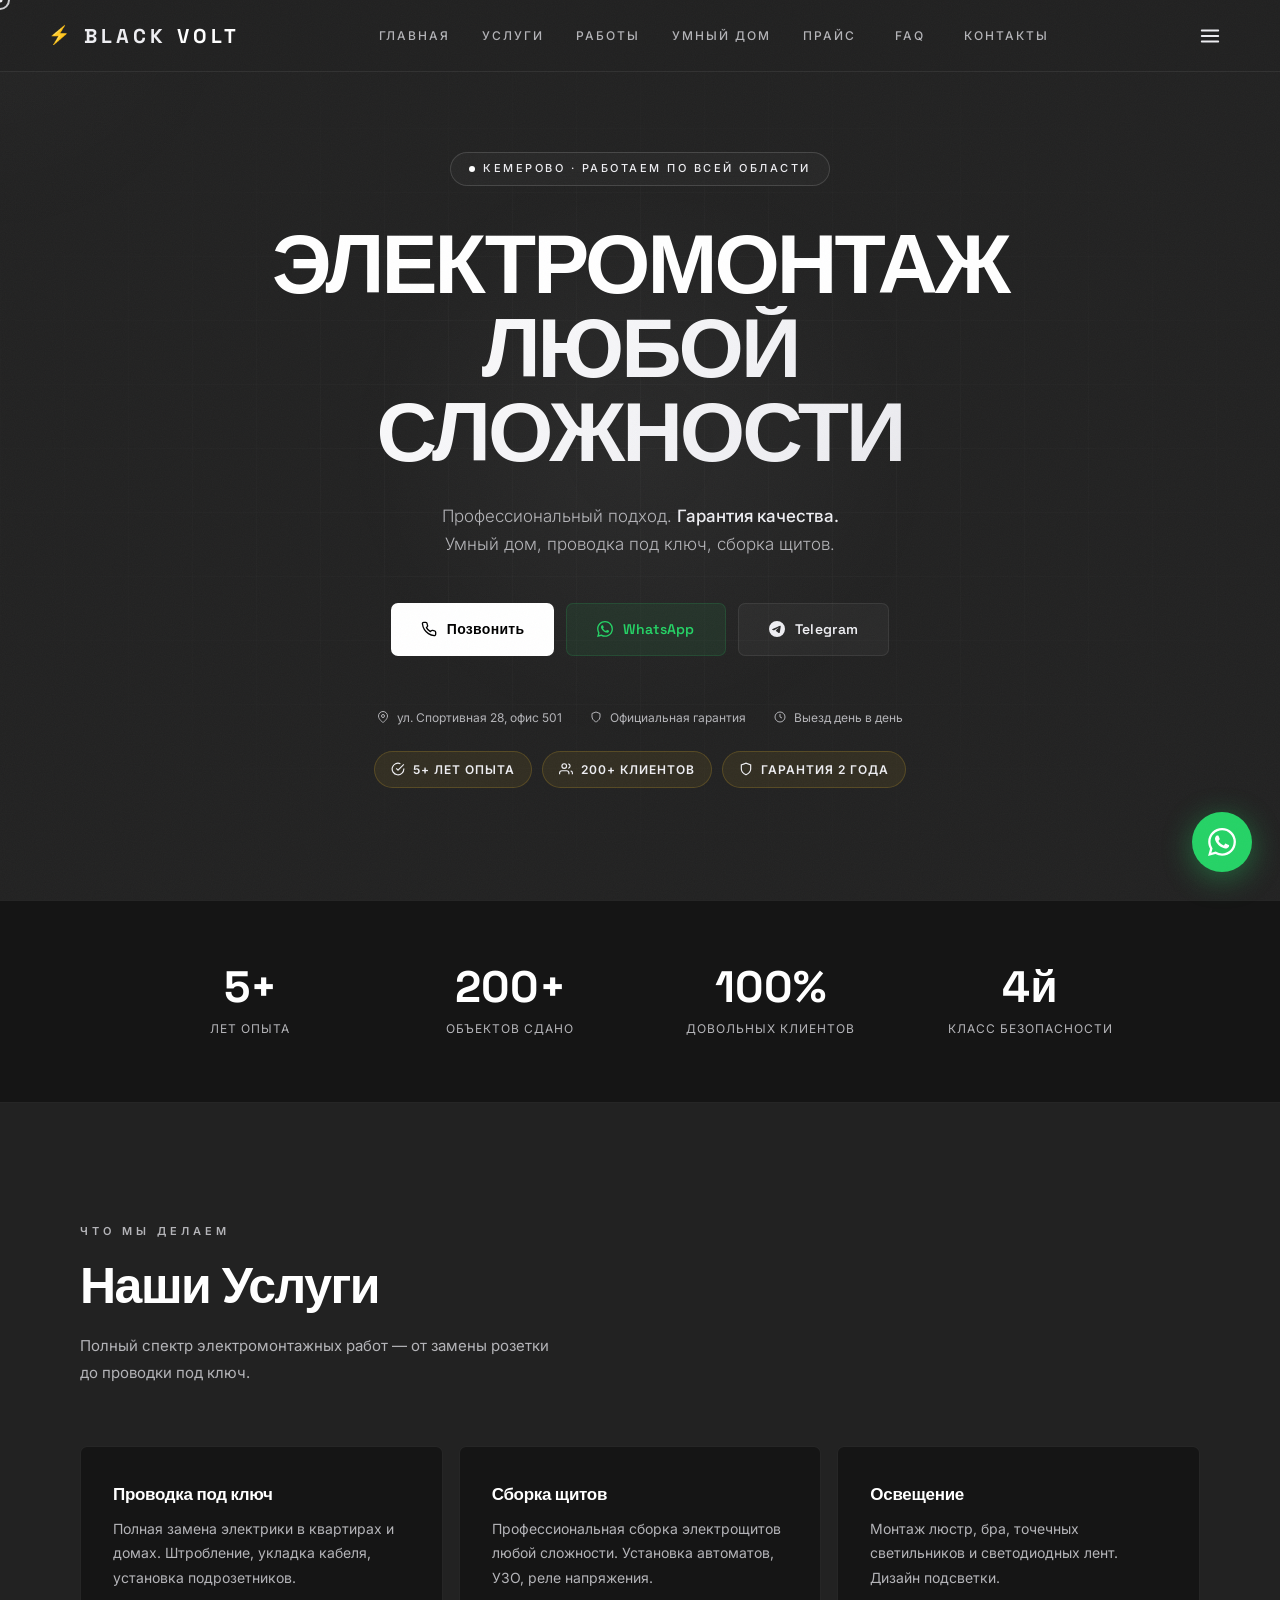
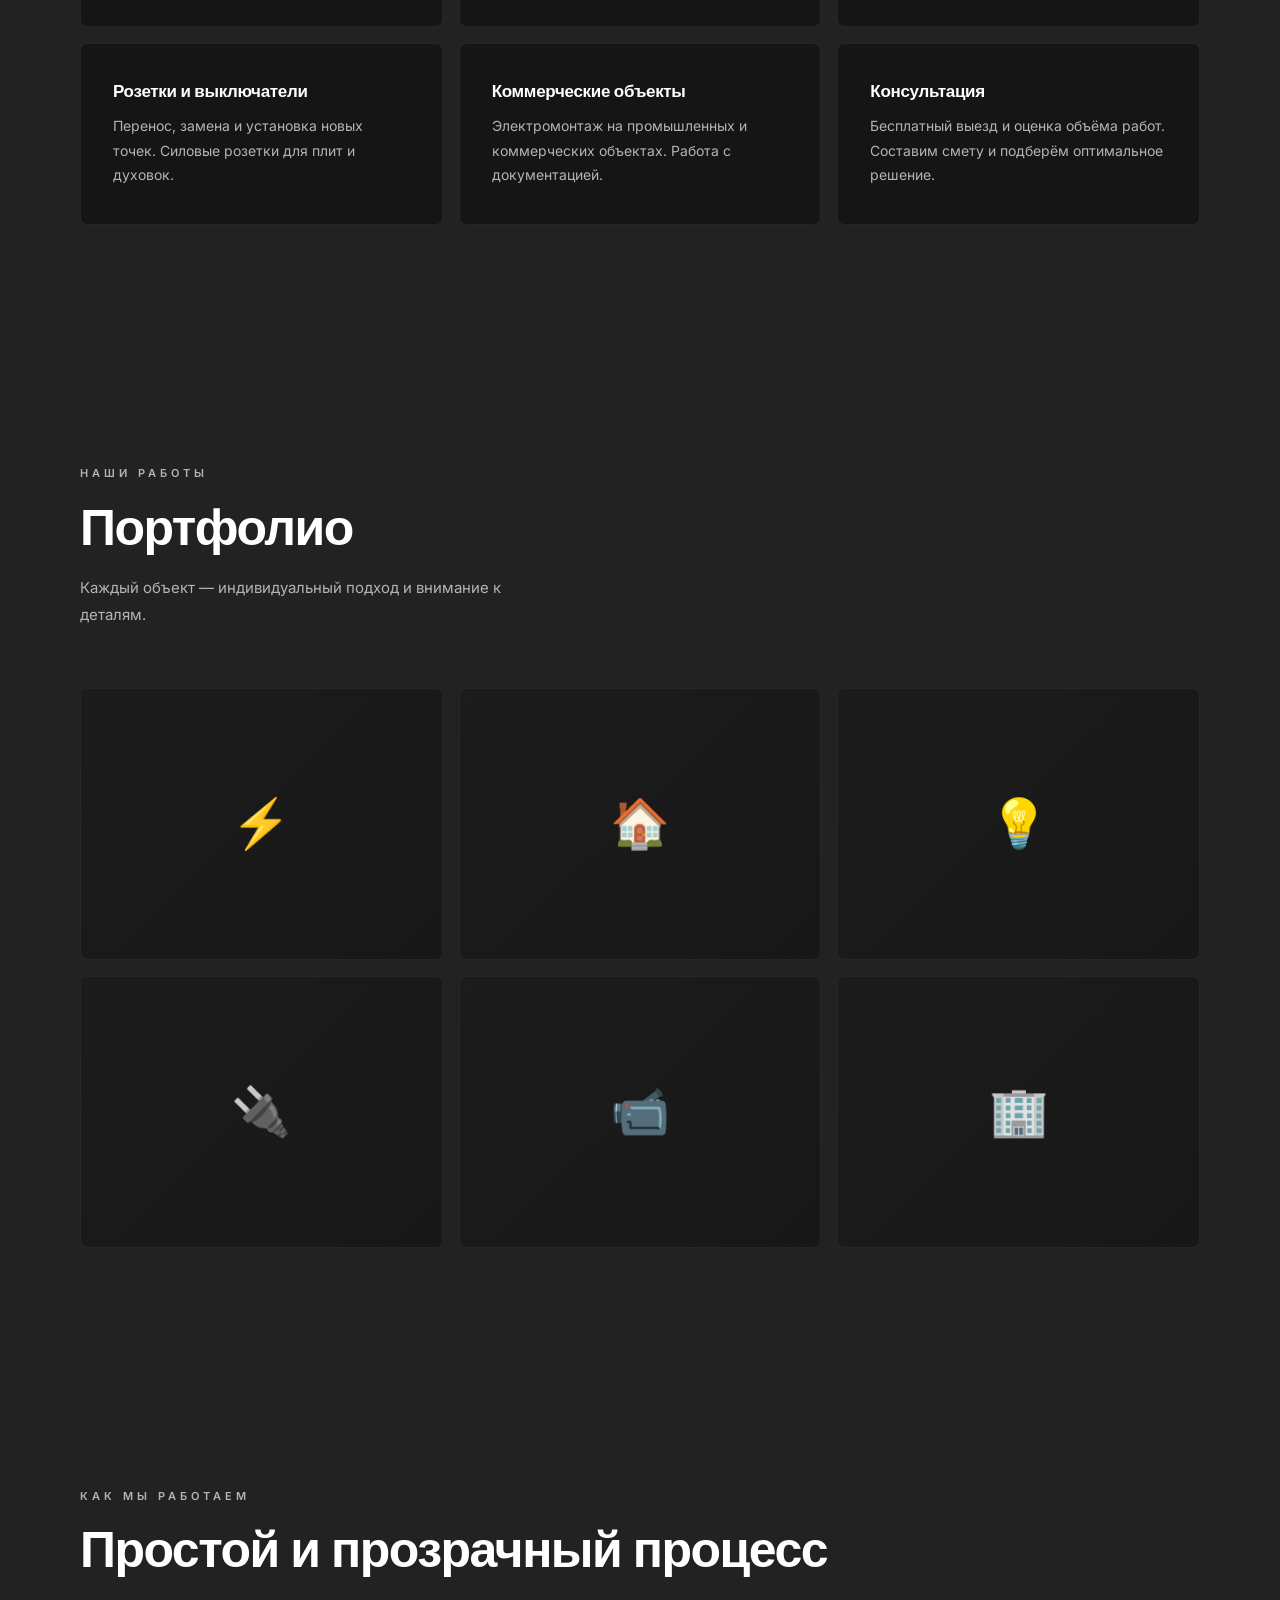
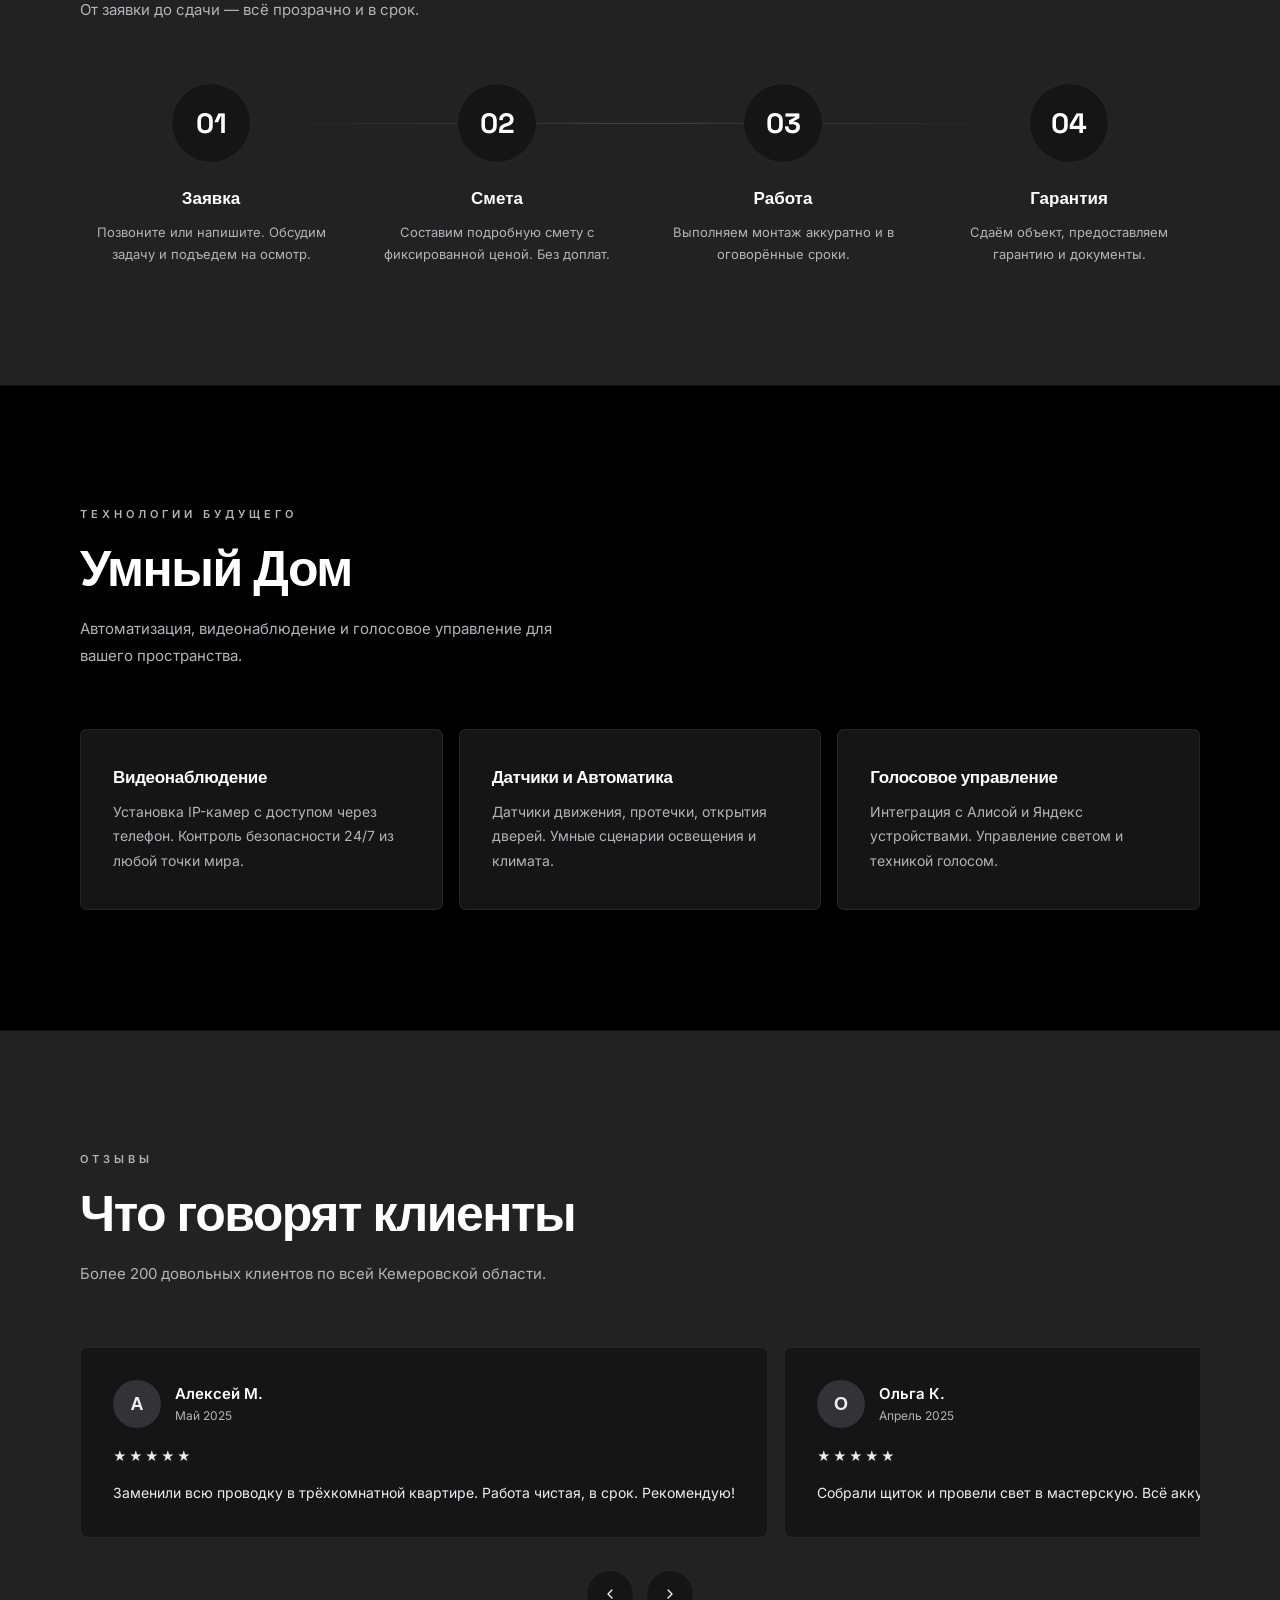
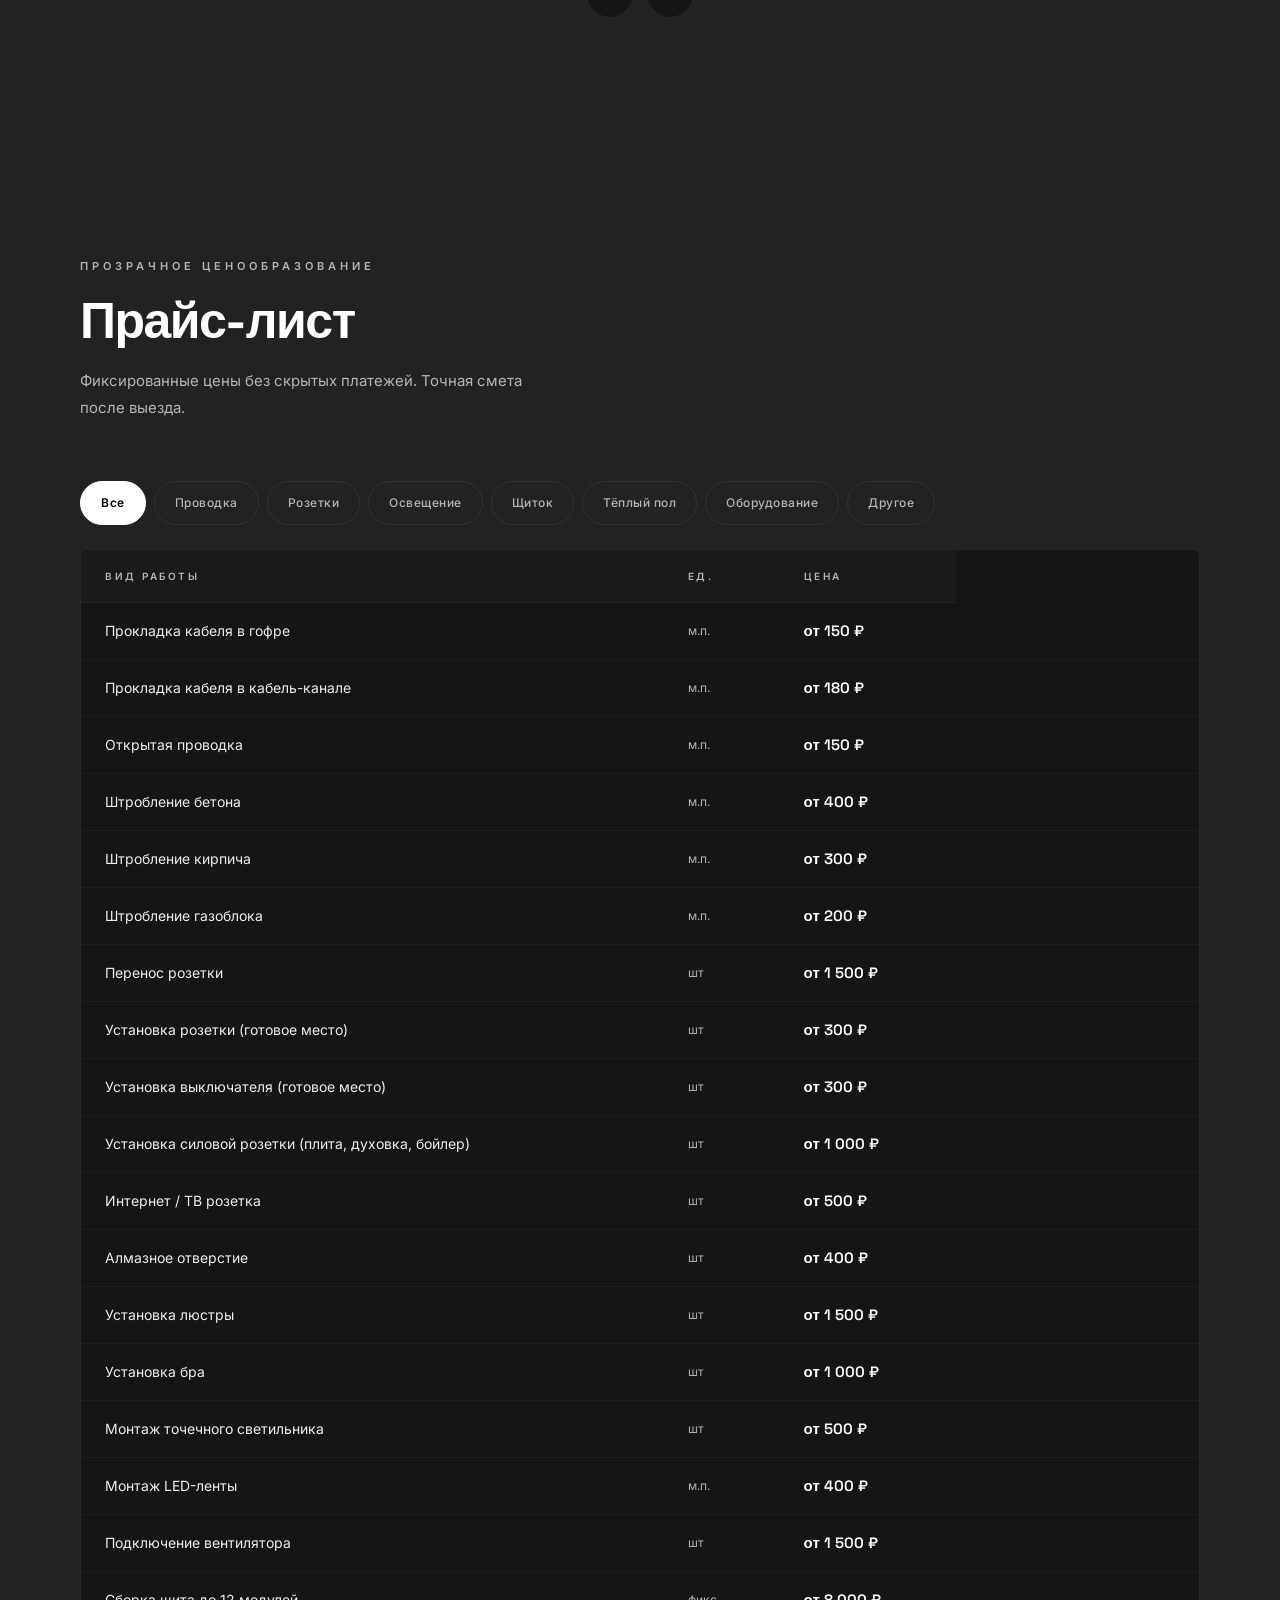
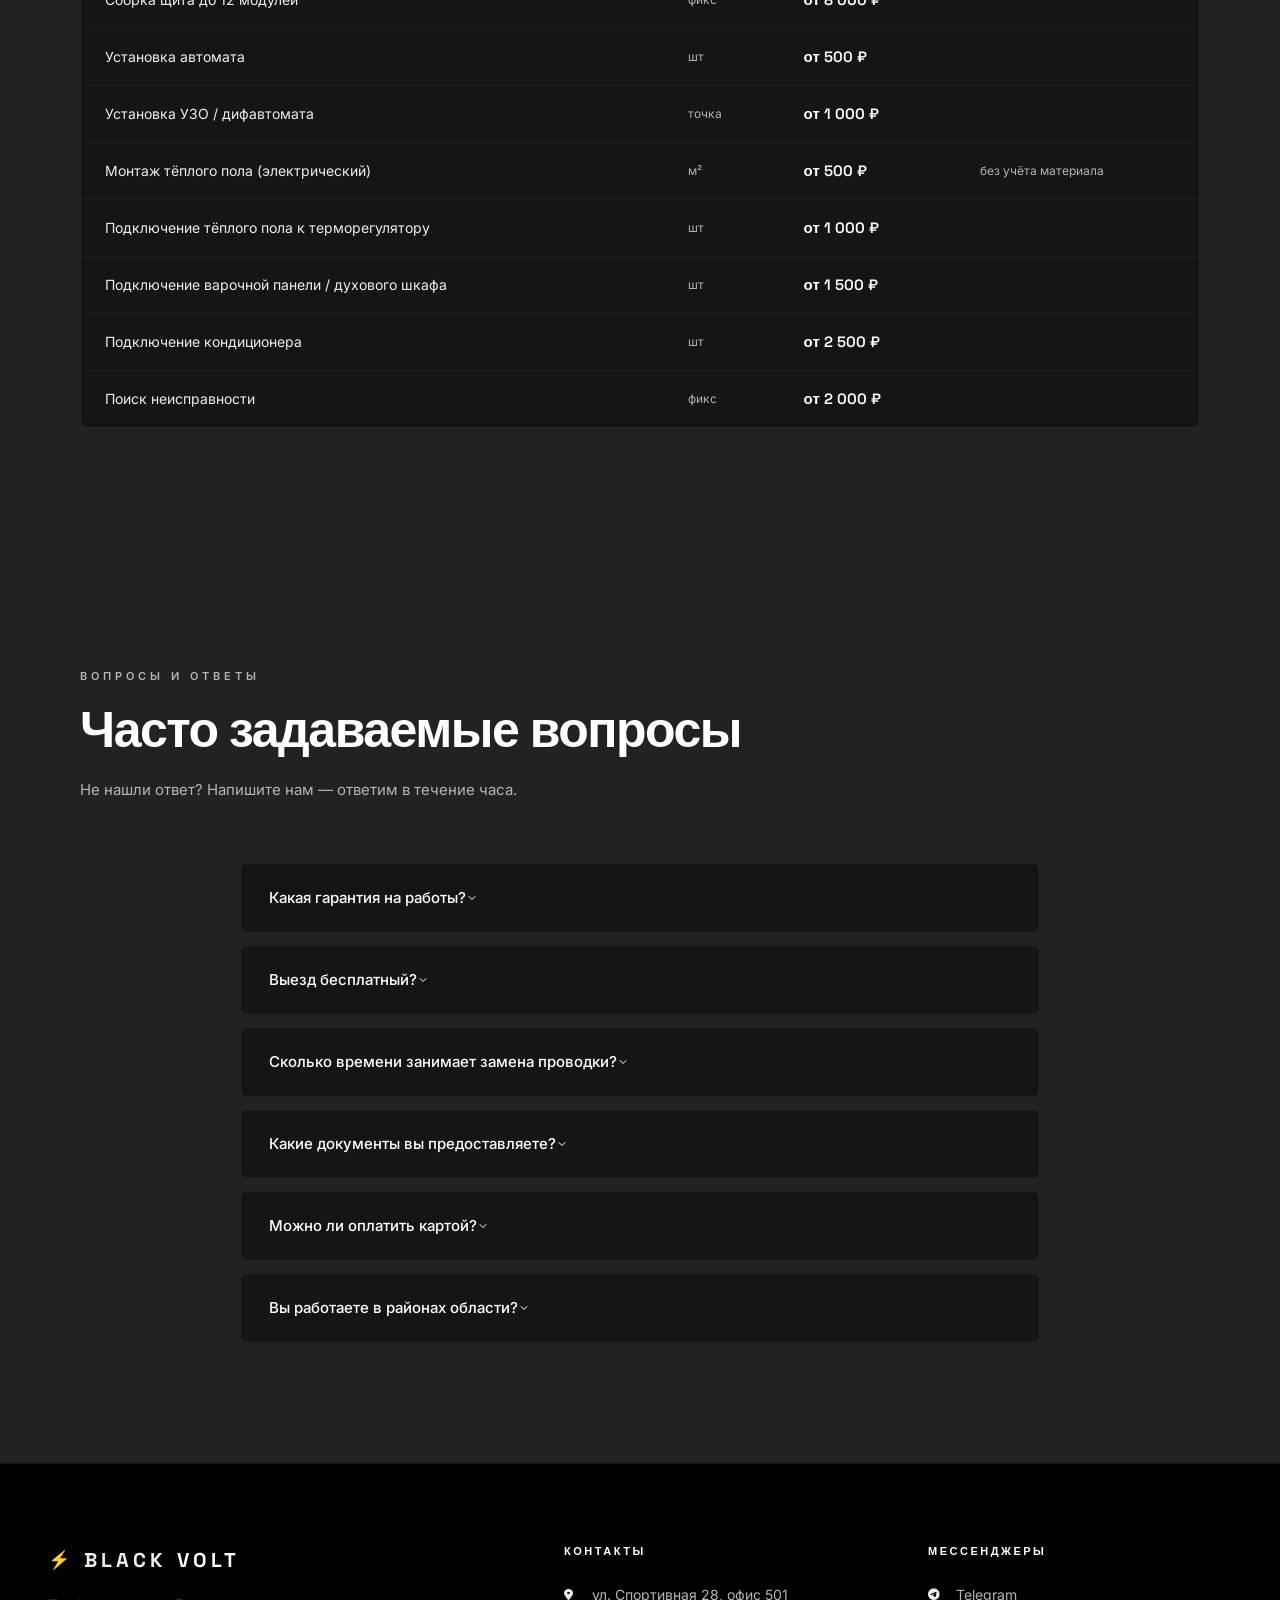
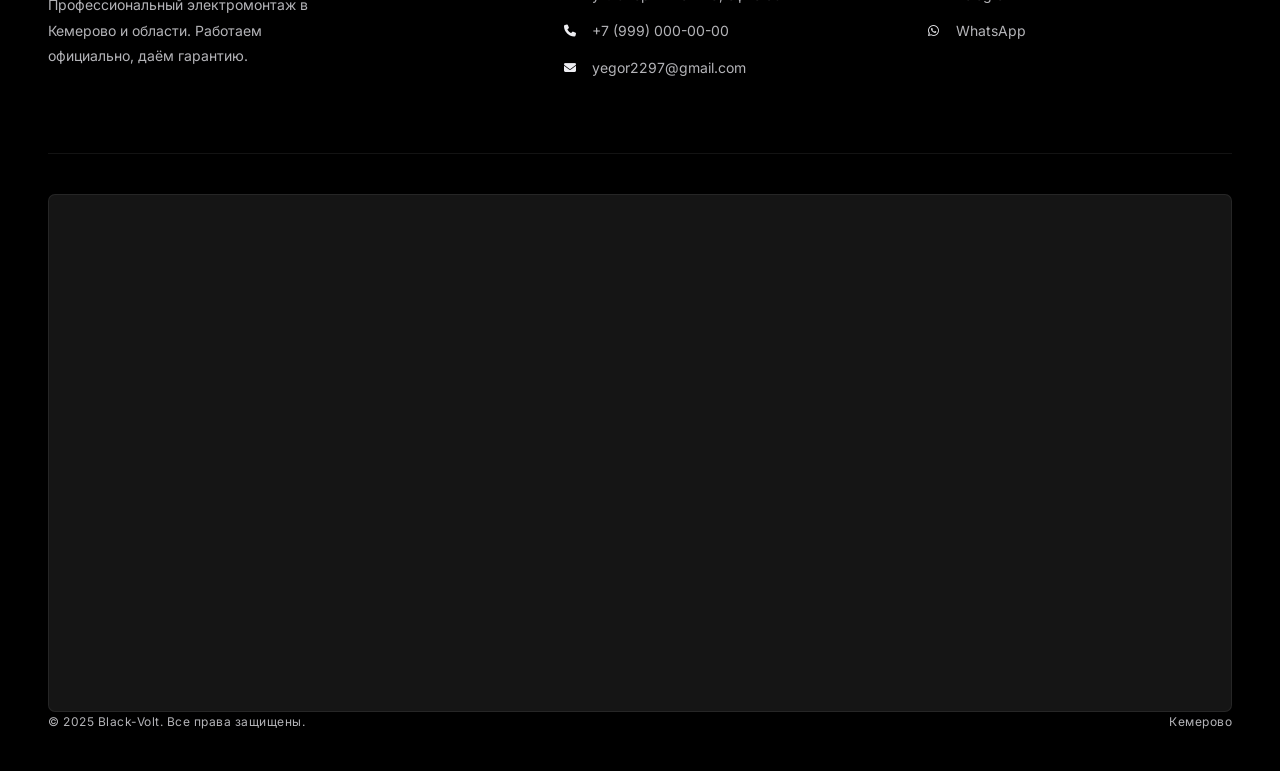
<file: index.html>
<!DOCTYPE html>
<html lang="ru">
<head>
<meta charset="UTF-8">
<meta name="viewport" content="width=device-width, initial-scale=1.0">
<title>Black-Volt | Электромонтажные работы в Кемерово</title>
<meta name="description" content="Профессиональные электромонтажные работы. Умный дом, проводка под ключ, сборка щитов. г. Кемерово.">

<!-- Open Graph -->
<meta property="og:title" content="Black-Volt | Электромонтажные работы в Кемерово">
<meta property="og:description" content="Профессиональный электромонтаж. Умный дом, проводка под ключ, сборка щитов.">
<meta property="og:type" content="website">
<meta property="og:locale" content="ru_RU">

<!-- Favicon -->
<link rel="icon" type="image/x-icon" href="favicon.ico">
<link rel="icon" type="image/svg+xml" href="data:image/svg+xml,<svg xmlns='http://www.w3.org/2000/svg' viewBox='0 0 100 100'><text y='.9em' font-size='90'>⚡</text></svg>">

<link rel="preconnect" href="https://fonts.googleapis.com">
<link rel="preconnect" href="https://fonts.gstatic.com" crossorigin>
<link href="https://fonts.googleapis.com/css2?family=Space+Grotesk:wght@400;500;600;700&family=Inter:wght@300;400;500&display=swap" rel="stylesheet">
<link href="https://fonts.googleapis.com/css2?family=DM+Mono:wght@400;500&display=swap" rel="stylesheet">
<link rel="stylesheet" href="https://cdnjs.cloudflare.com/ajax/libs/font-awesome/6.4.0/css/all.min.css">

<style>
  :root {
    --black: #000000;
    --black2: #151515;
    --card: #151515;
    --card-hover: #222222;
    --border: rgba(238,238,242,0.08);
    --border-hover: rgba(238,238,242,0.15);
    --gold: #eeeef2;
    --gold-light: #ffffff;
    --gold2: #b4b4b8;
    --white: #eeeef2;
    --white-dim: #b4b4b8;
    --gray: #b4b4b8;
    --gray2: #333337;
    --glow: rgba(238,238,242,0.04);
    --glow-strong: rgba(238,238,242,0.08);
    --ease: cubic-bezier(0.22, 1, 0.36, 1);
    --radius: 7px;
    --radius-lg: 7px;
    --page-canvas: #222222;
    --deep-surface: #151515;
    --void: #000000;
    --platinum: #eeeef2;
    --pure-white: #ffffff;
    --iron: #333337;
    --ash: #b4b4b8;
  }

  *, *::before, *::after { margin: 0; padding: 0; box-sizing: border-box; }

  html { scroll-behavior: smooth; scroll-padding-top: 80px; }

  body {
    font-family: 'Inter', 'Neue Haas Grotesk Text Pro', -apple-system, BlinkMacSystemFont, sans-serif;
    background: var(--page-canvas);
    color: var(--platinum);
    overflow-x: hidden;
    -webkit-font-smoothing: antialiased;
    -moz-osx-font-smoothing: grayscale;
    font-size: 16px;
    line-height: 1.6;
  }

  h1, h2, h3, h4 { font-family: 'Space Grotesk', 'Neue Haas Grotesk Display Pro', sans-serif; color: var(--pure-white); }
  h1 { line-height: 1.0; }
  h2 { line-height: 1.1; }
  h3 { line-height: 1.3; }
  h4 { line-height: 1.4; }
  a { text-decoration: none; color: inherit; cursor: pointer; }
  ul { list-style: none; }
  ::selection { background: rgba(238,238,242,0.2); color: var(--pure-white); }

  /* ===== SKIP LINK (A11y) ===== */
  .skip-link {
    position: absolute;
    top: -100%;
    left: 16px;
    padding: 12px 24px;
    background: var(--gold);
    color: #050505;
    font-weight: 600;
    font-size: 14px;
    border-radius: 8px;
    z-index: 99999;
    transition: top 0.3s var(--ease);
  }
  .skip-link:focus {
    top: 16px;
  }

  /* ===== FOCUS STATES (A11y) ===== */
  *:focus-visible {
    outline: 2px solid var(--gold);
    outline-offset: 3px;
    border-radius: 4px;
  }

  /* ===== PREFERS REDUCED MOTION ===== */
  @media (prefers-reduced-motion: reduce) {
    *, *::before, *::after {
      animation-duration: 0.01ms !important;
      animation-iteration-count: 1 !important;
      transition-duration: 0.01ms !important;
      scroll-behavior: auto !important;
    }
    .hero-glow { animation: none; }
    .particle { animation: none; opacity: 0.3; }
    .logo-bolt { animation: none; }
    .hero-badge-dot { animation: none; }
    .hero h1 .line2 { animation: none; }
    .hero-badge { animation: none; opacity: 1; transform: none; }
    .hero-sub { animation: none; opacity: 1; transform: none; }
    .cta-group { animation: none; opacity: 1; transform: none; }
    .hero-meta { animation: none; opacity: 1; transform: none; }
  }

  /* ===== CURSOR GLOW ===== */
  .cursor-glow {
    position: fixed;
    width: 500px;
    height: 500px;
    border-radius: 50%;
    background: radial-gradient(circle, rgba(238,238,242,0.02) 0%, transparent 70%);
    pointer-events: none;
    transform: translate(-50%, -50%);
    z-index: 0;
    transition: left 0.15s var(--ease), top 0.15s var(--ease);
  }

  /* ===== HEADER ===== */
  header {
    position: fixed;
    top: 0;
    left: 0;
    right: 0;
    z-index: 1000;
    padding: 0 clamp(20px, 4vw, 48px);
    height: 72px;
    display: flex;
    align-items: center;
    justify-content: space-between;
    background: rgba(34,34,34,0.85);
    backdrop-filter: blur(24px) saturate(1.2);
    -webkit-backdrop-filter: blur(24px) saturate(1.2);
    border-bottom: 1px solid var(--border);
    transition: all 0.4s var(--ease);
  }

  header.scrolled {
    background: rgba(34,34,34,0.98);
    box-shadow: 0 1px 0 var(--border), 0 8px 40px rgba(0,0,0,0.4);
  }

  .logo {
    font-family: 'Space Grotesk', 'Neue Haas Grotesk Display Pro', sans-serif;
    font-weight: 700;
    font-size: 20px;
    letter-spacing: 4px;
    display: flex;
    align-items: center;
    gap: 10px;
    user-select: none;
  }

  .logo-bolt {
    color: var(--pure-white);
    font-size: 18px;
    animation: boltPulse 3s ease-in-out infinite;
  }

  @keyframes boltPulse {
    0%, 100% { opacity: 1; filter: drop-shadow(0 0 8px var(--platinum)); }
    50% { opacity: 0.5; filter: drop-shadow(0 0 3px var(--platinum)); }
  }

  .logo-black { color: var(--platinum); }
  .logo-volt { color: var(--pure-white); }

  nav { display: flex; align-items: center; gap: 32px; }

  nav a {
    font-size: 12px;
    font-weight: 500;
    color: var(--ash);
    letter-spacing: 2px;
    text-transform: uppercase;
    transition: color 0.25s var(--ease);
    position: relative;
    padding: 4px 0;
  }

  nav a::after {
    content: '';
    position: absolute;
    bottom: -2px;
    left: 0;
    width: 0;
    height: 1.5px;
    background: var(--pure-white);
    transition: width 0.35s var(--ease);
  }

  nav a:hover { color: var(--pure-white); }
  nav a:hover::after { width: 100%; }

  .burger { display: none; cursor: pointer; color: var(--platinum); font-size: 22px; }

  /* ===== HERO ===== */
  .hero {
    min-height: 100vh;
    display: flex;
    align-items: center;
    justify-content: center;
    position: relative;
    overflow: hidden;
    padding: 100px 40px 60px;
  }

  .hero-grid {
    position: absolute;
    inset: 0;
    background-image:
      linear-gradient(rgba(238,238,242,0.02) 1px, transparent 1px),
      linear-gradient(90deg, rgba(238,238,242,0.02) 1px, transparent 1px);
    background-size: 64px 64px;
    mask-image: radial-gradient(ellipse 70% 60% at 50% 50%, black 30%, transparent 100%);
  }

  .hero-glow {
    position: absolute;
    top: 50%;
    left: 50%;
    transform: translate(-50%, -50%);
    width: 700px;
    height: 700px;
    background: radial-gradient(circle, rgba(238,238,242,0.04) 0%, transparent 60%);
    animation: glowPulse 6s ease-in-out infinite;
  }

  @keyframes glowPulse {
    0%, 100% { transform: translate(-50%, -50%) scale(1); opacity: 1; }
    50% { transform: translate(-50%, -50%) scale(1.15); opacity: 0.6; }
  }

  .particles { position: absolute; inset: 0; overflow: hidden; }

  .particle {
    position: absolute;
    width: 2px;
    height: 2px;
    background: var(--platinum);
    border-radius: 50%;
    animation: floatUp linear infinite;
    opacity: 0;
  }

  @keyframes floatUp {
    0% { transform: translateY(100vh) scale(0); opacity: 0; }
    10% { opacity: 0.5; }
    90% { opacity: 0.2; }
    100% { transform: translateY(-100px) scale(1); opacity: 0; }
  }

  .hero-content {
    position: relative;
    z-index: 2;
    text-align: center;
    max-width: 860px;
  }

  .hero-badge {
    display: inline-flex;
    align-items: center;
    gap: 8px;
    padding: 7px 18px;
    border: 1px solid rgba(238,238,242,0.15);
    border-radius: 100px;
    font-size: 11px;
    font-weight: 500;
    color: var(--platinum);
    letter-spacing: 2.5px;
    text-transform: uppercase;
    margin-bottom: 36px;
    background: rgba(238,238,242,0.03);
    backdrop-filter: blur(12px);
    animation: fadeUp 0.8s var(--ease) both;
  }

  .hero-badge-dot {
    width: 6px;
    height: 6px;
    background: var(--pure-white);
    border-radius: 50%;
    animation: dotBlink 2s ease-in-out infinite;
  }

  @keyframes dotBlink {
    0%, 100% { opacity: 1; }
    50% { opacity: 0.15; }
  }

  @keyframes fadeUp {
    from { opacity: 0; transform: translateY(20px); }
    to { opacity: 1; transform: translateY(0); }
  }

  .hero h1 {
    font-size: clamp(40px, 7vw, 84px);
    font-weight: 700;
    line-height: 1.0;
    letter-spacing: -3px;
    margin-bottom: 28px;
    animation: fadeUp 0.8s var(--ease) 0.1s both;
  }

  .hero h1 .line1 { display: block; color: var(--pure-white); }

  .hero h1 .line2 {
    display: block;
    background: linear-gradient(135deg, var(--pure-white) 0%, var(--platinum) 40%, var(--ash) 100%);
    background-size: 200% auto;
    -webkit-background-clip: text;
    -webkit-text-fill-color: transparent;
    background-clip: text;
    animation: gradientShift 4s linear infinite;
  }

  @keyframes gradientShift {
    0% { background-position: 0% center; }
    100% { background-position: 200% center; }
  }

  .hero-sub {
    font-size: 17px;
    color: var(--ash);
    font-weight: 300;
    margin-bottom: 44px;
    line-height: 1.7;
    animation: fadeUp 0.8s var(--ease) 0.2s both;
  }

  .hero-sub strong { color: var(--platinum); font-weight: 500; }

  .cta-group {
    display: flex;
    justify-content: center;
    gap: 12px;
    flex-wrap: wrap;
    margin-bottom: 52px;
    animation: fadeUp 0.8s var(--ease) 0.3s both;
  }

  .btn {
    display: inline-flex;
    align-items: center;
    gap: 10px;
    padding: 14px 30px;
    border-radius: 7px;
    font-family: 'Space Grotesk', 'NHaasGroteskDSPro', sans-serif;
    font-weight: 600;
    font-size: 14px;
    transition: all 0.3s var(--ease);
    cursor: pointer;
    border: none;
    letter-spacing: 0.3px;
  }

  .btn-primary {
    background: var(--pure-white);
    color: var(--void);
  }

  .btn-primary:hover {
    background: var(--platinum);
    transform: translateY(-2px);
    box-shadow: 0 12px 40px rgba(238,238,242,0.15);
  }

  .btn-ghost {
    background: rgba(238,238,242,0.04);
    color: var(--platinum);
    border: 1px solid var(--border);
  }

  .btn-ghost:hover {
    border-color: rgba(238,238,242,0.2);
    background: rgba(238,238,242,0.06);
    color: var(--pure-white);
    transform: translateY(-2px);
  }

  .btn-wa {
    background: rgba(37,211,102,0.08);
    color: #25D366;
    border: 1px solid rgba(37,211,102,0.15);
  }

  .btn-wa:hover {
    background: rgba(37,211,102,0.14);
    border-color: rgba(37,211,102,0.4);
    transform: translateY(-2px);
  }

  .hero-meta {
    display: flex;
    justify-content: center;
    align-items: center;
    gap: 28px;
    flex-wrap: wrap;
    animation: fadeUp 0.8s var(--ease) 0.4s both;
  }

  .hero-meta-item {
    display: flex;
    align-items: center;
    gap: 8px;
    font-size: 12px;
    color: var(--ash);
  }

  .hero-meta-item i { color: var(--platinum); font-size: 11px; }

  /* ===== STATS ===== */
  .stats {
    padding: 64px 40px;
    border-top: 1px solid var(--border);
    border-bottom: 1px solid var(--border);
    background: var(--deep-surface);
  }

  .stats-inner {
    max-width: 1000px;
    margin: 0 auto;
    display: grid;
    grid-template-columns: repeat(4, 1fr);
    gap: 40px;
    text-align: center;
  }

  .stat-num {
    font-family: 'Space Grotesk', 'Neue Haas Grotesk Display Pro', sans-serif;
    font-size: 44px;
    font-weight: 700;
    color: var(--pure-white);
    line-height: 1;
    margin-bottom: 10px;
  }

  .stat-label {
    font-size: 12px;
    color: var(--ash);
    font-weight: 400;
    letter-spacing: 1px;
    text-transform: uppercase;
  }

  /* ===== SECTION ===== */
  .section {
    padding: 120px 40px;
    max-width: 1200px;
    margin: 0 auto;
  }

  .section-full { max-width: 100%; padding: 120px 0; }
  .section-inner { max-width: 1200px; margin: 0 auto; padding: 0 40px; }

  .section-eyebrow {
    font-size: 11px;
    font-weight: 600;
    color: var(--ash);
    letter-spacing: 4px;
    text-transform: uppercase;
    margin-bottom: 18px;
  }

  .section-title {
    font-size: clamp(30px, 4vw, 50px);
    font-weight: 700;
    letter-spacing: -1.5px;
    margin-bottom: 18px;
    line-height: 1.1;
  }

  .section-title span {
    color: var(--pure-white);
  }

  .section-sub {
    font-size: 15px;
    color: var(--ash);
    max-width: 480px;
    line-height: 1.8;
    margin-bottom: 60px;
  }

  /* ===== GRID CARDS ===== */
  .grid-3 { display: grid; grid-template-columns: repeat(3, 1fr); gap: 16px; }
  .grid-4 { display: grid; grid-template-columns: repeat(4, 1fr); gap: 16px; }

  .glass-card {
    background: var(--deep-surface);
    border: 1px solid var(--border);
    border-radius: var(--radius-lg);
    padding: 36px 32px;
    transition: all 0.4s var(--ease);
    position: relative;
    overflow: hidden;
  }

  .glass-card::before {
    content: '';
    position: absolute;
    top: 0;
    left: 0;
    right: 0;
    height: 1px;
    background: linear-gradient(90deg, transparent, rgba(238,238,242,0.1), transparent);
    opacity: 0;
    transition: opacity 0.4s var(--ease);
  }

  .glass-card::after {
    content: '';
    position: absolute;
    inset: 0;
    background: radial-gradient(circle at var(--mouse-x, 50%) var(--mouse-y, 50%), rgba(238,238,242,0.03) 0%, transparent 60%);
    opacity: 0;
    transition: opacity 0.4s var(--ease);
    pointer-events: none;
  }

  .glass-card:hover {
    border-color: var(--border-hover);
    transform: translateY(-6px);
    box-shadow: 0 24px 60px rgba(0,0,0,0.4), 0 0 0 1px rgba(238,238,242,0.03);
  }

  .glass-card:hover::before { opacity: 1; }
  .glass-card:hover::after { opacity: 1; }

  .card-icon {
    width: 48px;
    height: 48px;
    border-radius: 7px;
    background: rgba(238,238,242,0.05);
    border: 1px solid rgba(238,238,242,0.08);
    display: flex;
    align-items: center;
    justify-content: center;
    font-size: 18px;
    color: var(--platinum);
    margin-bottom: 24px;
    transition: all 0.4s var(--ease);
  }

  .glass-card:hover .card-icon {
    background: rgba(238,238,242,0.08);
    box-shadow: 0 0 24px rgba(238,238,242,0.06);
    transform: scale(1.05);
  }

  .card-title {
    font-size: 17px;
    font-weight: 600;
    margin-bottom: 12px;
    letter-spacing: -0.3px;
    color: var(--pure-white);
  }

  .card-text { font-size: 14px; color: var(--ash); line-height: 1.75; }

  /* ===== SMART HOME SECTION ===== */
  .smart-section {
    background: var(--void);
    border-top: 1px solid var(--border);
    border-bottom: 1px solid var(--border);
  }

  /* ===== PRICE TABLE ===== */
  .price-wrap {
    background: var(--deep-surface);
    border: 1px solid var(--border);
    border-radius: var(--radius-lg);
    overflow: hidden;
  }

  .price-table-scroll { overflow-x: auto; }

  table { width: 100%; border-collapse: collapse; min-width: 560px; }

  thead th {
    padding: 18px 24px;
    text-align: left;
    font-size: 10px;
    font-weight: 600;
    letter-spacing: 2.5px;
    text-transform: uppercase;
    color: var(--ash);
    border-bottom: 1px solid var(--border);
    background: rgba(238,238,242,0.02);
  }

  tbody td {
    padding: 16px 24px;
    font-size: 14px;
    color: var(--platinum);
    border-bottom: 1px solid rgba(238,238,242,0.04);
    transition: all 0.2s var(--ease);
  }

  tbody tr:last-child td { border-bottom: none; }

  tbody tr:hover td { background: rgba(238,238,242,0.02); }

  .td-unit { color: var(--ash); font-size: 12px; }

  .td-price {
    font-family: 'Space Grotesk', 'NHaasGroteskDSPro', sans-serif;
    font-weight: 600;
    font-size: 15px;
    color: var(--pure-white);
    white-space: nowrap;
  }

  /* ===== FOOTER ===== */
  footer {
    background: var(--void);
    border-top: 1px solid var(--border);
    padding: 80px clamp(20px, 4vw, 48px) 40px;
  }

  .footer-inner {
    max-width: 1200px;
    margin: 0 auto;
  }

  .footer-top {
    display: grid;
    grid-template-columns: 1.5fr 1fr 1fr;
    gap: 60px;
    padding-bottom: 60px;
    border-bottom: 1px solid var(--border);
    margin-bottom: 40px;
  }

  .footer-brand .logo { margin-bottom: 20px; }

  .footer-brand p {
    font-size: 14px;
    color: var(--ash);
    line-height: 1.8;
    max-width: 300px;
  }

  .footer-col h4 {
    font-size: 11px;
    font-weight: 600;
    letter-spacing: 2.5px;
    text-transform: uppercase;
    color: var(--pure-white);
    margin-bottom: 24px;
  }

  .footer-col a, .footer-col p {
    display: flex;
    align-items: center;
    gap: 12px;
    font-size: 14px;
    color: var(--ash);
    margin-bottom: 14px;
    transition: color 0.25s var(--ease);
  }

  .footer-col a:hover { color: var(--pure-white); }
  .footer-col i { color: var(--platinum); font-size: 12px; width: 16px; }

  .footer-bottom {
    display: flex;
    justify-content: space-between;
    align-items: center;
    font-size: 12px;
    color: var(--ash);
    letter-spacing: 0.5px;
  }

  /* ===== PRICE TABS ===== */
  .price-tabs {
    display: flex;
    flex-wrap: wrap;
    gap: 8px;
    margin-bottom: 24px;
  }

  .price-tab {
    padding: 9px 20px;
    border-radius: 100px;
    border: 1px solid var(--border);
    background: transparent;
    color: var(--ash);
    font-family: 'Inter', sans-serif;
    font-size: 12px;
    font-weight: 500;
    cursor: pointer;
    transition: all 0.25s var(--ease);
    letter-spacing: 0.5px;
  }

  .price-tab:hover {
    border-color: rgba(238,238,242,0.2);
    color: var(--platinum);
  }

  .price-tab.active {
    background: var(--pure-white);
    border-color: var(--pure-white);
    color: var(--void);
    font-weight: 600;
  }

  .td-note {
    font-size: 12px;
    color: var(--ash);
  }

  /* ===== REVEAL ANIMATION ===== */
  .reveal {
    opacity: 0;
    transform: translateY(24px);
    transition: opacity 0.6s var(--ease), transform 0.6s var(--ease);
  }

  .reveal.visible {
    opacity: 1;
    transform: translateY(0);
  }

  /* ===== PORTFOLIO ===== */
  .portfolio-grid {
    display: grid;
    grid-template-columns: repeat(3, 1fr);
    gap: 16px;
  }

  .portfolio-item {
    position: relative;
    border-radius: var(--radius-lg);
    overflow: hidden;
    aspect-ratio: 4/3;
    background: var(--deep-surface);
    border: 1px solid var(--border);
    cursor: pointer;
    transition: all 0.4s var(--ease);
  }

  .portfolio-item:hover {
    border-color: var(--border-hover);
    transform: translateY(-6px);
    box-shadow: 0 24px 60px rgba(0,0,0,0.4);
  }

  .portfolio-item .pf-placeholder {
    width: 100%;
    height: 100%;
    display: flex;
    align-items: center;
    justify-content: center;
    font-size: 48px;
    background: linear-gradient(135deg, rgba(238,238,242,0.03) 0%, rgba(238,238,242,0.01) 100%);
  }

  .portfolio-item .pf-overlay {
    position: absolute;
    inset: 0;
    background: linear-gradient(to top, rgba(0,0,0,0.9) 0%, transparent 60%);
    display: flex;
    flex-direction: column;
    justify-content: flex-end;
    padding: 24px;
    opacity: 0;
    transition: opacity 0.4s var(--ease);
  }

  .portfolio-item:hover .pf-overlay { opacity: 1; }

  .pf-overlay h4 {
    font-size: 16px;
    font-weight: 600;
    margin-bottom: 6px;
    color: var(--pure-white);
  }

  .pf-overlay p {
    font-size: 13px;
    color: var(--ash);
  }

  .pf-tag {
    display: inline-block;
    padding: 4px 10px;
    border-radius: 100px;
    font-size: 10px;
    font-weight: 600;
    letter-spacing: 1px;
    text-transform: uppercase;
    background: rgba(238,238,242,0.1);
    color: var(--platinum);
    margin-bottom: 10px;
    width: fit-content;
  }

  /* ===== PROCESS ===== */
  .process-steps {
    display: grid;
    grid-template-columns: repeat(4, 1fr);
    gap: 24px;
    position: relative;
  }

  .process-steps::before {
    content: '';
    position: absolute;
    top: 40px;
    left: 12.5%;
    right: 12.5%;
    height: 1px;
    background: linear-gradient(90deg, transparent, rgba(238,238,242,0.15), transparent);
  }

  .process-step {
    text-align: center;
    position: relative;
  }

  .step-num {
    width: 80px;
    height: 80px;
    border-radius: 50%;
    background: var(--deep-surface);
    border: 1px solid var(--border);
    display: flex;
    align-items: center;
    justify-content: center;
    margin: 0 auto 24px;
    font-family: 'Space Grotesk', 'Neue Haas Grotesk Display Pro', sans-serif;
    font-size: 28px;
    font-weight: 700;
    color: var(--pure-white);
    position: relative;
    z-index: 1;
    transition: all 0.4s var(--ease);
  }

  .process-step:hover .step-num {
    border-color: var(--platinum);
    box-shadow: 0 0 30px rgba(238,238,242,0.08);
    transform: scale(1.08);
  }

  .step-title {
    font-size: 17px;
    font-weight: 600;
    margin-bottom: 10px;
    color: var(--pure-white);
  }

  .step-desc {
    font-size: 13px;
    color: var(--ash);
    line-height: 1.7;
  }

  /* ===== REVIEWS ===== */
  .reviews-track-wrap {
    overflow: hidden;
    position: relative;
    margin-bottom: 32px;
  }

  .reviews-track {
    display: flex;
    gap: 16px;
    transition: transform 0.5s var(--ease);
  }

  .review-card {
    min-width: calc(33.333% - 11px);
    background: var(--deep-surface);
    border: 1px solid var(--border);
    border-radius: var(--radius-lg);
    padding: 32px;
    flex-shrink: 0;
    transition: all 0.4s var(--ease);
  }

  .review-card:hover {
    border-color: var(--border-hover);
  }

  .review-header {
    display: flex;
    align-items: center;
    gap: 14px;
    margin-bottom: 18px;
  }

  .review-avatar {
    width: 48px;
    height: 48px;
    border-radius: 50%;
    background: var(--iron);
    display: flex;
    align-items: center;
    justify-content: center;
    font-family: 'Space Grotesk', 'Neue Haas Grotesk Display Pro', sans-serif;
    font-weight: 700;
    font-size: 18px;
    color: var(--platinum);
  }

  .review-name {
    font-weight: 600;
    font-size: 15px;
    color: var(--pure-white);
  }

  .review-date {
    font-size: 12px;
    color: var(--ash);
  }

  .review-stars {
    color: var(--platinum);
    font-size: 13px;
    margin-bottom: 14px;
    letter-spacing: 2px;
  }

  .review-text {
    font-size: 14px;
    color: var(--platinum);
    line-height: 1.75;
  }

  .reviews-nav {
    display: flex;
    justify-content: center;
    gap: 12px;
  }

  .reviews-nav button {
    width: 48px;
    height: 48px;
    border-radius: 50%;
    border: 1px solid var(--border);
    background: var(--deep-surface);
    color: var(--platinum);
    font-size: 16px;
    cursor: pointer;
    transition: all 0.3s var(--ease);
    display: flex;
    align-items: center;
    justify-content: center;
  }

  .reviews-nav button:hover {
    border-color: var(--platinum);
    color: var(--pure-white);
    background: rgba(238,238,242,0.04);
  }

  /* ===== FAQ ===== */
  .faq-list {
    max-width: 800px;
    margin: 0 auto;
    display: flex;
    flex-direction: column;
    gap: 12px;
  }

  .faq-item {
    background: var(--deep-surface);
    border: 1px solid var(--border);
    border-radius: var(--radius);
    overflow: hidden;
    transition: all 0.3s var(--ease);
  }

  .faq-item.active {
    border-color: var(--border-hover);
  }

  .faq-q {
    padding: 22px 28px;
    display: flex;
    justify-content: space-between;
    align-items: center;
    cursor: pointer;
    font-size: 15px;
    font-weight: 500;
    color: var(--pure-white);
    transition: color 0.25s var(--ease);
  }

  .faq-q:hover { color: var(--platinum); }

  .faq-q i {
    font-size: 12px;
    color: var(--platinum);
    transition: transform 0.35s var(--ease);
  }

  .faq-item.active .faq-q i { transform: rotate(180deg); }

  .faq-a {
    max-height: 0;
    overflow: hidden;
    transition: max-height 0.4s var(--ease), padding 0.3s var(--ease);
  }

  .faq-item.active .faq-a {
    max-height: 300px;
  }

  .faq-a-inner {
    padding: 0 28px 22px;
    font-size: 14px;
    color: var(--ash);
    line-height: 1.8;
  }

  /* ===== MAP ===== */
  .map-wrap {
    width: 100%;
    border-radius: var(--radius-lg);
    overflow: hidden;
    border: 1px solid var(--border);
    margin-top: 24px;
    aspect-ratio: 16/7;
    background: var(--deep-surface);
  }

  .map-wrap iframe {
    width: 100%;
    height: 100%;
    border: none;
    filter: grayscale(0.6) contrast(1.1);
    transition: filter 0.4s var(--ease);
  }

  .map-wrap:hover iframe {
    filter: grayscale(0) contrast(1);
  }

  /* ===== MOBILE MENU ===== */
  @media (max-width: 900px) {
    header { padding: 0 20px; }
    .burger { display: block; }

    nav {
      position: fixed;
      top: 72px;
      left: 0;
      right: 0;
      background: rgba(34,34,34,0.98);
      backdrop-filter: blur(24px);
      border-bottom: 1px solid var(--border);
      flex-direction: column;
      padding: 32px 24px;
      gap: 20px;
      transform: translateY(-120%);
      opacity: 0;
      transition: all 0.4s var(--ease);
    }

    nav.open { transform: translateY(0); opacity: 1; }

    nav a { font-size: 15px; letter-spacing: 1px; }

    .stats-inner { grid-template-columns: repeat(2, 1fr); }

    .grid-3 { grid-template-columns: 1fr; }
    .grid-4 { grid-template-columns: repeat(2, 1fr); }

    .portfolio-grid { grid-template-columns: repeat(2, 1fr); }
    .process-steps { grid-template-columns: repeat(2, 1fr); gap: 32px; }
    .process-steps::before { display: none; }
    .review-card { min-width: calc(50% - 8px); }

    .hero { padding: 100px 20px 60px; }
    .hero h1 { letter-spacing: -1px; }

    .cta-group { flex-direction: column; align-items: stretch; }
    .btn { justify-content: center; }

    .section { padding: 80px 20px; }
    .section-inner { padding: 0 20px; }

    .footer-top { grid-template-columns: 1fr; gap: 40px; }
    .footer-bottom { flex-direction: column; gap: 12px; text-align: center; }

    footer { padding: 60px 20px 30px; }
  }

  @media (max-width: 480px) {
    .grid-4 { grid-template-columns: 1fr; }
    .portfolio-grid { grid-template-columns: 1fr; }
    .process-steps { grid-template-columns: 1fr; }
    .review-card { min-width: 100%; }
    .stats-inner { grid-template-columns: repeat(2, 1fr); gap: 24px; }
    .stat-num { font-size: 34px; }
    .hero h1 { letter-spacing: -1px; }
  }

  /* ===== SCROLL PROGRESS BAR ===== */
  .scroll-progress {
    position: fixed;
    top: 0;
    left: 0;
    height: 3px;
    width: 0%;
    background: linear-gradient(90deg, var(--gold), var(--gold-light), var(--gold));
    z-index: 10000;
    transition: width 0.1s linear;
    box-shadow: 0 0 12px rgba(232,183,48,0.6);
  }

  /* ===== NOISE TEXTURE OVERLAY ===== */
  .noise-overlay {
    position: fixed;
    inset: 0;
    pointer-events: none;
    z-index: 9998;
    opacity: 0.03;
    background-image: url("data:image/svg+xml,%3Csvg viewBox='0 0 256 256' xmlns='http://www.w3.org/2000/svg'%3E%3Cfilter id='n'%3E%3CfeTurbulence type='fractalNoise' baseFrequency='0.9' numOctaves='4' stitchTiles='stitch'/%3E%3C/filter%3E%3Crect width='100%25' height='100%25' filter='url(%23n)'/%3E%3C/svg%3E");
    background-repeat: repeat;
    background-size: 256px 256px;
  }

  /* ===== CUSTOM CURSOR ===== */
  .custom-cursor {
    width: 20px;
    height: 20px;
    border: 2px solid var(--gold);
    border-radius: 50%;
    position: fixed;
    pointer-events: none;
    z-index: 99999;
    transition: width 0.3s var(--ease), height 0.3s var(--ease), border-color 0.3s var(--ease), background 0.3s var(--ease);
    transform: translate(-50%, -50%);
    mix-blend-mode: difference;
  }

  .custom-cursor.hover {
    width: 48px;
    height: 48px;
    background: rgba(232,183,48,0.1);
    border-color: var(--gold-light);
  }

  .custom-cursor-dot {
    width: 5px;
    height: 5px;
    background: var(--gold);
    border-radius: 50%;
    position: fixed;
    pointer-events: none;
    z-index: 99999;
    transform: translate(-50%, -50%);
    transition: opacity 0.3s;
  }

  @media (hover: none) {
    .custom-cursor, .custom-cursor-dot { display: none; }
  }

  /* ===== MAGNETIC BUTTON ===== */
  .magnetic {
    transition: transform 0.3s var(--ease);
  }

  /* ===== 3D TILT CARD ===== */
  .tilt-card {
    transform-style: preserve-3d;
    perspective: 1000px;
  }

  .tilt-card .card-inner {
    transition: transform 0.15s ease-out;
    transform-style: preserve-3d;
  }

  /* ===== ANIMATED GRADIENT BORDER ===== */
  .gradient-border {
    position: relative;
  }

  .gradient-border::before {
    content: '';
    position: absolute;
    inset: -1px;
    border-radius: inherit;
    padding: 1px;
    background: linear-gradient(135deg, transparent 30%, var(--gold) 50%, transparent 70%);
    background-size: 300% 300%;
    -webkit-mask: linear-gradient(#fff 0 0) content-box, linear-gradient(#fff 0 0);
    -webkit-mask-composite: xor;
    mask-composite: exclude;
    opacity: 0;
    transition: opacity 0.5s var(--ease);
    animation: borderRotate 4s linear infinite;
    pointer-events: none;
  }

  .gradient-border:hover::before {
    opacity: 1;
  }

  @keyframes borderRotate {
    0% { background-position: 0% 50%; }
    50% { background-position: 100% 50%; }
    100% { background-position: 0% 50%; }
  }

  /* ===== FLOATING WHATSAPP ===== */
  .floating-wa {
    position: fixed;
    bottom: 28px;
    right: 28px;
    width: 60px;
    height: 60px;
    background: #25D366;
    border-radius: 50%;
    display: flex;
    align-items: center;
    justify-content: center;
    color: #fff;
    font-size: 28px;
    z-index: 999;
    box-shadow: 0 6px 30px rgba(37,211,102,0.4);
    transition: all 0.3s var(--ease);
    animation: waPulse 2.5s ease-in-out infinite;
  }

  .floating-wa:hover {
    transform: scale(1.12);
    box-shadow: 0 10px 40px rgba(37,211,102,0.6);
  }

  @keyframes waPulse {
    0%, 100% { box-shadow: 0 6px 30px rgba(37,211,102,0.4); }
    50% { box-shadow: 0 6px 30px rgba(37,211,102,0.4), 0 0 0 12px rgba(37,211,102,0.12); }
  }

  /* ===== BACK TO TOP ===== */
  .back-to-top {
    position: fixed;
    bottom: 100px;
    right: 28px;
    width: 44px;
    height: 44px;
    background: rgba(15,15,15,0.85);
    border: 1px solid var(--border);
    border-radius: 12px;
    display: flex;
    align-items: center;
    justify-content: center;
    color: var(--gold);
    font-size: 16px;
    cursor: pointer;
    z-index: 999;
    opacity: 0;
    transform: translateY(20px);
    transition: all 0.4s var(--ease);
    backdrop-filter: blur(12px);
  }

  .back-to-top.visible {
    opacity: 1;
    transform: translateY(0);
  }

  .back-to-top:hover {
    border-color: var(--gold);
    background: rgba(232,183,48,0.08);
    transform: translateY(-3px);
  }

  /* ===== GLOWING DIVIDER ===== */
  .glow-divider {
    height: 1px;
    background: linear-gradient(90deg, transparent, rgba(232,183,48,0.25), transparent);
    margin: 0 auto;
    max-width: 600px;
  }

  /* ===== TEXT SCRAMBLE ===== */
  .scramble-char {
    display: inline-block;
    transition: opacity 0.1s;
  }

  /* ===== STAGGER REVEAL ===== */
  .reveal.stagger-1 { transition-delay: 0.05s; }
  .reveal.stagger-2 { transition-delay: 0.1s; }
  .reveal.stagger-3 { transition-delay: 0.15s; }
  .reveal.stagger-4 { transition-delay: 0.2s; }
  .reveal.stagger-5 { transition-delay: 0.25s; }
  .reveal.stagger-6 { transition-delay: 0.3s; }

  /* ===== SMOOTH HOVER LIFT ===== */
  .hover-lift {
    transition: transform 0.4s var(--ease), box-shadow 0.4s var(--ease);
  }
  .hover-lift:hover {
    transform: translateY(-8px);
    box-shadow: 0 20px 50px rgba(0,0,0,0.4), 0 0 0 1px rgba(232,183,48,0.08);
  }

  /* ===== SECTION TRANSITION DIVIDER ===== */
  .section-divider {
    width: 100%;
    height: 120px;
    background: linear-gradient(180deg, var(--black) 0%, transparent 100%);
    position: relative;
    margin-top: -60px;
    pointer-events: none;
  }

  /* ===== ANIMATED UNDERLINE ===== */
  .animated-underline {
    position: relative;
    display: inline-block;
  }
  .animated-underline::after {
    content: '';
    position: absolute;
    bottom: -4px;
    left: 0;
    width: 0;
    height: 2px;
    background: var(--gold);
    transition: width 0.4s var(--ease);
  }
  .animated-underline:hover::after {
    width: 100%;
  }

  /* ===== GLOW HOVER ===== */
  .glow-hover {
    transition: box-shadow 0.4s var(--ease);
  }
  .glow-hover:hover {
    box-shadow: 0 0 30px rgba(232,183,48,0.1), 0 20px 50px rgba(0,0,0,0.3);
  }

  /* ===== TOUCH TARGET MIN 44x44px (A11y) ===== */
  nav a, .btn, .price-tab, .faq-q, .reviews-nav button, .burger,
  .floating-wa, .back-to-top {
    min-height: 44px;
    min-width: 44px;
    display: inline-flex;
    align-items: center;
    justify-content: center;
  }

  /* ===== TOUCH-FRIENDLY INPUTS ===== */
  input, select, textarea {
    min-height: 44px;
    font-size: 16px;
  }

  /* ===== LOADING SKELETON ===== */
  .skeleton {
    background: linear-gradient(90deg, var(--card) 25%, var(--card-hover) 50%, var(--card) 75%);
    background-size: 200% 100%;
    animation: shimmer 1.5s infinite;
    border-radius: var(--radius);
  }
  @keyframes shimmer {
    0% { background-position: 200% 0; }
    100% { background-position: -200% 0; }
  }

  /* ===== BADGE / CERTIFICATION ===== */
  .trust-badge {
    display: inline-flex;
    align-items: center;
    gap: 8px;
    padding: 8px 16px;
    border-radius: 100px;
    font-size: 12px;
    font-weight: 600;
    letter-spacing: 1px;
    text-transform: uppercase;
    background: rgba(232,183,48,0.08);
    border: 1px solid rgba(232,183,48,0.2);
    color: var(--gold);
    transition: all 0.3s var(--ease);
  }
  .trust-badge:hover {
    background: rgba(232,183,48,0.15);
    border-color: rgba(232,183,48,0.4);
    transform: translateY(-2px);
  }

  /* ===== METRIC CARD ===== */
  .metric-card {
    background: var(--card);
    border: 1px solid var(--border);
    border-radius: var(--radius);
    padding: 24px;
    text-align: center;
    transition: all 0.3s var(--ease);
    position: relative;
    overflow: hidden;
  }
  .metric-card::before {
    content: '';
    position: absolute;
    top: 0;
    left: 0;
    right: 0;
    height: 2px;
    background: var(--gold);
    transform: scaleX(0);
    transition: transform 0.4s var(--ease);
  }
  .metric-card:hover::before {
    transform: scaleX(1);
  }
  .metric-card:hover {
    border-color: var(--border-hover);
    transform: translateY(-4px);
  }

  /* ===== BEFORE/AFTER COMPARISON ===== */
  .comparison-grid {
    display: grid;
    grid-template-columns: 1fr 1fr;
    gap: 2px;
    border-radius: var(--radius);
    overflow: hidden;
  }
  .comparison-grid > div {
    padding: 32px;
    background: var(--card);
  }
  .comparison-grid .before { border-right: 2px solid rgba(255,68,68,0.3); }
  .comparison-grid .after { border-left: 2px solid rgba(68,255,136,0.3); }

  /* ===== Z-INDEX SCALE ===== */
  /* z-0: base, z-1: cards, z-10: header, z-20: modals, z-40: overlays, z-100: cursor */
</style>
</head>
<body class="loading">

<!-- SKIP LINK (A11y) -->
<a href="#home" class="skip-link">Перейти к основному контенту</a>

<!-- SCROLL PROGRESS -->
<div class="scroll-progress" id="scrollProgress"></div>

<!-- NOISE OVERLAY -->
<div class="noise-overlay"></div>

<!-- CUSTOM CURSOR -->
<div class="custom-cursor" id="customCursor"></div>
<div class="custom-cursor-dot" id="cursorDot"></div>

<!-- FLOATING WHATSAPP -->
<a href="https://wa.me/79990000000" target="_blank" rel="noopener noreferrer" class="floating-wa magnetic" aria-label="Написать в WhatsApp">
  <svg width="28" height="28" viewBox="0 0 24 24" fill="currentColor"><path d="M17.472 14.382c-.297-.149-1.758-.867-2.03-.967-.273-.099-.471-.148-.67.15-.197.297-.767.966-.94 1.164-.173.199-.347.223-.644.075-.297-.15-1.255-.463-2.39-1.475-.883-.788-1.48-1.761-1.653-2.059-.173-.297-.018-.458.13-.606.134-.133.298-.347.446-.52.149-.174.198-.298.298-.497.099-.198.05-.371-.025-.52-.075-.149-.669-1.612-.916-2.207-.242-.579-.487-.5-.669-.51-.173-.008-.371-.01-.57-.01-.198 0-.52.074-.792.372-.272.297-1.04 1.016-1.04 2.479 0 1.462 1.065 2.875 1.213 3.074.149.198 2.096 3.2 5.077 4.487.709.306 1.262.489 1.694.625.712.227 1.36.195 1.871.118.571-.085 1.758-.719 2.006-1.413.248-.694.248-1.289.173-1.413-.074-.124-.272-.198-.57-.347m-5.421 7.403h-.004a9.87 9.87 0 01-5.031-1.378l-.361-.214-3.741.982.998-3.648-.235-.374a9.86 9.86 0 01-1.51-5.26c.001-5.45 4.436-9.884 9.888-9.884 2.64 0 5.122 1.03 6.988 2.898a9.825 9.825 0 012.893 6.994c-.003 5.45-4.437 9.884-9.885 9.884m8.413-18.297A11.815 11.815 0 0012.05 0C5.495 0 .16 5.335.157 11.892c0 2.096.547 4.142 1.588 5.945L.057 24l6.305-1.654a11.882 11.882 0 005.683 1.448h.005c6.554 0 11.89-5.335 11.893-11.893a11.821 11.821 0 00-3.48-8.413z"/></svg>
</a>

<!-- BACK TO TOP -->
<button class="back-to-top" id="backToTop" aria-label="Наверх">
  <svg width="16" height="16" viewBox="0 0 24 24" fill="none" stroke="currentColor" stroke-width="2.5" stroke-linecap="round" stroke-linejoin="round"><polyline points="18 15 12 9 6 15"></polyline></svg>
</button>

<div class="cursor-glow" id="cursorGlow"></div>

<!-- HEADER -->
<header id="header" role="banner">
  <div class="logo">
    <span class="logo-bolt">⚡</span>
    <span class="logo-black">BLACK</span><span class="logo-volt">VOLT</span>
  </div>
  <nav id="nav">
    <a href="#home">Главная</a>
    <a href="#services">Услуги</a>
    <a href="#portfolio">Работы</a>
    <a href="#smart">Умный дом</a>
    <a href="#price">Прайс</a>
    <a href="#faq">FAQ</a>
    <a href="#contacts">Контакты</a>
  </nav>
  <div class="burger" id="burger" role="button" aria-label="Открыть меню" aria-expanded="false" tabindex="0">
    <svg width="22" height="22" viewBox="0 0 24 24" fill="none" stroke="currentColor" stroke-width="2" stroke-linecap="round"><line x1="3" y1="12" x2="21" y2="12"></line><line x1="3" y1="6" x2="21" y2="6"></line><line x1="3" y1="18" x2="21" y2="18"></line></svg>
  </div>
</header>

<!-- HERO -->
<main id="main-content">
<section id="home" class="hero" role="main">
  <div class="hero-grid"></div>
  <div class="hero-glow"></div>
  <div class="particles" id="particles"></div>

  <div class="hero-content">
    <div class="hero-badge">
      <span class="hero-badge-dot"></span>
      Кемерово · Работаем по всей области
    </div>
    <h1>
      <span class="line1">ЭЛЕКТРОМОНТАЖ</span>
      <span class="line2">ЛЮБОЙ СЛОЖНОСТИ</span>
    </h1>
    <p class="hero-sub">
      Профессиональный подход. <strong>Гарантия качества.</strong><br>
      Умный дом, проводка под ключ, сборка щитов.
    </p>
    <div class="cta-group">
      <a href="tel:+79990000000" class="btn btn-primary" aria-label="Позвонить по телефону">
        <svg width="16" height="16" viewBox="0 0 24 24" fill="none" stroke="currentColor" stroke-width="2" stroke-linecap="round" stroke-linejoin="round"><path d="M22 16.92v3a2 2 0 0 1-2.18 2 19.79 19.79 0 0 1-8.63-3.07 19.5 19.5 0 0 1-6-6 19.79 19.79 0 0 1-3.07-8.67A2 2 0 0 1 4.11 2h3a2 2 0 0 1 2 1.72 12.84 12.84 0 0 0 .7 2.81 2 2 0 0 1-.45 2.11L8.09 9.91a16 16 0 0 0 6 6l1.27-1.27a2 2 0 0 1 2.11-.45 12.84 12.84 0 0 0 2.81.7A2 2 0 0 1 22 16.92z"></path></svg>
        Позвонить
      </a>
      <a href="https://wa.me/79990000000" target="_blank" rel="noopener noreferrer" class="btn btn-wa" aria-label="Написать в WhatsApp">
        <svg width="16" height="16" viewBox="0 0 24 24" fill="currentColor"><path d="M17.472 14.382c-.297-.149-1.758-.867-2.03-.967-.273-.099-.471-.148-.67.15-.197.297-.767.966-.94 1.164-.173.199-.347.223-.644.075-.297-.15-1.255-.463-2.39-1.475-.883-.788-1.48-1.761-1.653-2.059-.173-.297-.018-.458.13-.606.134-.133.298-.347.446-.52.149-.174.198-.298.298-.497.099-.198.05-.371-.025-.52-.075-.149-.669-1.612-.916-2.207-.242-.579-.487-.5-.669-.51-.173-.008-.371-.01-.57-.01-.198 0-.52.074-.792.372-.272.297-1.04 1.016-1.04 2.479 0 1.462 1.065 2.875 1.213 3.074.149.198 2.096 3.2 5.077 4.487.709.306 1.262.489 1.694.625.712.227 1.36.195 1.871.118.571-.085 1.758-.719 2.006-1.413.248-.694.248-1.289.173-1.413-.074-.124-.272-.198-.57-.347m-5.421 7.403h-.004a9.87 9.87 0 01-5.031-1.378l-.361-.214-3.741.982.998-3.648-.235-.374a9.86 9.86 0 01-1.51-5.26c.001-5.45 4.436-9.884 9.888-9.884 2.64 0 5.122 1.03 6.988 2.898a9.825 9.825 0 012.893 6.994c-.003 5.45-4.437 9.884-9.885 9.884m8.413-18.297A11.815 11.815 0 0012.05 0C5.495 0 .16 5.335.157 11.892c0 2.096.547 4.142 1.588 5.945L.057 24l6.305-1.654a11.882 11.882 0 005.683 1.448h.005c6.554 0 11.89-5.335 11.893-11.893a11.821 11.821 0 00-3.48-8.413z"/></svg>
        WhatsApp
      </a>
      <a href="https://t.me/username" target="_blank" rel="noopener noreferrer" class="btn btn-ghost" aria-label="Написать в Telegram">
        <svg width="16" height="16" viewBox="0 0 24 24" fill="currentColor"><path d="M11.944 0A12 12 0 0 0 0 12a12 12 0 0 0 12 12 12 12 0 0 0 12-12A12 12 0 0 0 12 0a12 12 0 0 0-.056 0zm4.962 7.224c.1-.002.321.023.465.14a.506.506 0 0 1 .171.325c.016.093.036.306.02.472-.18 1.898-.962 6.502-1.36 8.627-.168.9-.499 1.201-.82 1.23-.696.065-1.225-.46-1.9-.902-1.056-.693-1.653-1.124-2.678-1.8-1.185-.78-.417-1.21.258-1.91.177-.184 3.247-2.977 3.307-3.23.007-.032.014-.15-.056-.212s-.174-.041-.249-.024c-.106.024-1.793 1.14-5.061 3.345-.479.33-.913.49-1.302.48-.428-.008-1.252-.241-1.865-.44-.752-.245-1.349-.374-1.297-.789.027-.216.325-.437.893-.663 3.498-1.524 5.83-2.529 6.998-3.014 3.332-1.386 4.025-1.627 4.476-1.635z"/></svg>
        Telegram
      </a>
    </div>
    <div class="hero-meta">
      <span class="hero-meta-item">
        <svg width="12" height="12" viewBox="0 0 24 24" fill="none" stroke="currentColor" stroke-width="2"><path d="M21 10c0 7-9 13-9 13s-9-6-9-13a9 9 0 0 1 18 0z"></path><circle cx="12" cy="10" r="3"></circle></svg>
        ул. Спортивная 28, офис 501
      </span>
      <span class="hero-meta-item">
        <svg width="12" height="12" viewBox="0 0 24 24" fill="none" stroke="currentColor" stroke-width="2"><path d="M12 22s8-4 8-10V5l-8-3-8 3v7c0 6 8 10 8 10z"></path></svg>
        Официальная гарантия
      </span>
      <span class="hero-meta-item">
        <svg width="12" height="12" viewBox="0 0 24 24" fill="none" stroke="currentColor" stroke-width="2"><circle cx="12" cy="12" r="10"></circle><polyline points="12 6 12 12 16 14"></polyline></svg>
        Выезд день в день
      </span>
    </div>
    <div style="margin-top:24px;display:flex;gap:10px;justify-content:center;flex-wrap:wrap;">
      <span class="trust-badge">
        <svg width="14" height="14" viewBox="0 0 24 24" fill="none" stroke="currentColor" stroke-width="2"><path d="M22 11.08V12a10 10 0 1 1-5.93-9.14"></path><polyline points="22 4 12 14.01 9 11.01"></polyline></svg>
        5+ лет опыта
      </span>
      <span class="trust-badge">
        <svg width="14" height="14" viewBox="0 0 24 24" fill="none" stroke="currentColor" stroke-width="2"><path d="M17 21v-2a4 4 0 0 0-4-4H5a4 4 0 0 0-4 4v2"></path><circle cx="9" cy="7" r="4"></circle><path d="M23 21v-2a4 4 0 0 0-3-3.87"></path><path d="M16 3.13a4 4 0 0 1 0 7.75"></path></svg>
        200+ клиентов
      </span>
      <span class="trust-badge">
        <svg width="14" height="14" viewBox="0 0 24 24" fill="none" stroke="currentColor" stroke-width="2"><path d="M12 22s8-4 8-10V5l-8-3-8 3v7c0 6 8 10 8 10z"></path></svg>
        Гарантия 2 года
      </span>
    </div>
  </div>
</section>

<!-- STATS -->
<div class="stats">
  <div class="stats-inner">
    <div class="reveal">
      <div class="stat-num">5+</div>
      <div class="stat-label">Лет опыта</div>
    </div>
    <div class="reveal">
      <div class="stat-num">200+</div>
      <div class="stat-label">Объектов сдано</div>
    </div>
    <div class="reveal">
      <div class="stat-num">100%</div>
      <div class="stat-label">Довольных клиентов</div>
    </div>
    <div class="reveal">
      <div class="stat-num">4й</div>
      <div class="stat-label">Класс безопасности</div>
    </div>
  </div>
</div>

<!-- SERVICES -->
<section id="services" class="section">
  <div class="section-eyebrow reveal">Что мы делаем</div>
  <h2 class="section-title reveal">Наши <span>Услуги</span></h2>
  <p class="section-sub reveal">Полный спектр электромонтажных работ — от замены розетки до проводки под ключ.</p>

  <div class="grid-3">
    <div class="glass-card gradient-border reveal">
      <h3 class="card-title">Проводка под ключ</h3>
      <p class="card-text">Полная замена электрики в квартирах и домах. Штробление, укладка кабеля, установка подрозетников.</p>
    </div>
    <div class="glass-card gradient-border reveal">
      <h3 class="card-title">Сборка щитов</h3>
      <p class="card-text">Профессиональная сборка электрощитов любой сложности. Установка автоматов, УЗО, реле напряжения.</p>
    </div>
    <div class="glass-card gradient-border reveal">
      <h3 class="card-title">Освещение</h3>
      <p class="card-text">Монтаж люстр, бра, точечных светильников и светодиодных лент. Дизайн подсветки.</p>
    </div>
    <div class="glass-card gradient-border reveal">
      <h3 class="card-title">Розетки и выключатели</h3>
      <p class="card-text">Перенос, замена и установка новых точек. Силовые розетки для плит и духовок.</p>
    </div>
    <div class="glass-card gradient-border reveal">
      <h3 class="card-title">Коммерческие объекты</h3>
      <p class="card-text">Электромонтаж на промышленных и коммерческих объектах. Работа с документацией.</p>
    </div>
    <div class="glass-card gradient-border reveal">
      <h3 class="card-title">Консультация</h3>
      <p class="card-text">Бесплатный выезд и оценка объёма работ. Составим смету и подберём оптимальное решение.</p>
    </div>
  </div>
</section>

<!-- PORTFOLIO -->
<section id="portfolio" class="section">
  <div class="section-eyebrow reveal">Наши работы</div>
  <h2 class="section-title reveal">Портфо<span>лио</span></h2>
  <p class="section-sub reveal">Каждый объект — индивидуальный подход и внимание к деталям.</p>

  <div class="portfolio-grid">
    <div class="portfolio-item reveal">
      <div class="pf-placeholder">⚡</div>
      <div class="pf-overlay">
        <span class="pf-tag">Проводка</span>
        <h4>Квартира в ЖК Новый</h4>
        <p>Полная замена электрики, 3 комнаты</p>
      </div>
    </div>
    <div class="portfolio-item reveal">
      <div class="pf-placeholder">🏠</div>
      <div class="pf-overlay">
        <span class="pf-tag">Щиток</span>
        <h4>Частный дом</h4>
        <p>Сборка щита на 24 модуля</p>
      </div>
    </div>
    <div class="portfolio-item reveal">
      <div class="pf-placeholder">💡</div>
      <div class="pf-overlay">
        <span class="pf-tag">Освещение</span>
        <h4>Кухня-гостиная</h4>
        <p>Точечный свет + LED-подсветка</p>
      </div>
    </div>
    <div class="portfolio-item reveal">
      <div class="pf-placeholder">🔌</div>
      <div class="pf-overlay">
        <span class="pf-tag">Оборудование</span>
        <h4>Квартира в новостройке</h4>
        <p>Подключение плиты и духовки</p>
      </div>
    </div>
    <div class="portfolio-item reveal">
      <div class="pf-placeholder">📹</div>
      <div class="pf-overlay">
        <span class="pf-tag">Умный дом</span>
        <h4>Коттедж</h4>
        <p>Видеонаблюдение 4 камеры</p>
      </div>
    </div>
    <div class="portfolio-item reveal">
      <div class="pf-placeholder">🏢</div>
      <div class="pf-overlay">
        <span class="pf-tag">Коммерция</span>
        <h4>Офис центр</h4>
        <p>Электромонтаж на 200 м²</p>
      </div>
    </div>
  </div>
</section>

<!-- PROCESS -->
<section class="section">
  <div class="section-eyebrow reveal">Как мы работаем</div>
  <h2 class="section-title reveal">Простой и прозрачный <span>процесс</span></h2>
  <p class="section-sub reveal">От заявки до сдачи — всё прозрачно и в срок.</p>

  <div class="process-steps">
    <div class="process-step reveal">
      <div class="step-num">01</div>
      <h4 class="step-title">Заявка</h4>
      <p class="step-desc">Позвоните или напишите. Обсудим задачу и подъедем на осмотр.</p>
    </div>
    <div class="process-step reveal">
      <div class="step-num">02</div>
      <h4 class="step-title">Смета</h4>
      <p class="step-desc">Составим подробную смету с фиксированной ценой. Без доплат.</p>
    </div>
    <div class="process-step reveal">
      <div class="step-num">03</div>
      <h4 class="step-title">Работа</h4>
      <p class="step-desc">Выполняем монтаж аккуратно и в оговорённые сроки.</p>
    </div>
    <div class="process-step reveal">
      <div class="step-num">04</div>
      <h4 class="step-title">Гарантия</h4>
      <p class="step-desc">Сдаём объект, предоставляем гарантию и документы.</p>
    </div>
  </div>
</section>

<!-- SMART HOME -->
<div id="smart" class="smart-section section-full">
  <div class="section-inner">
    <div class="section-eyebrow reveal">Технологии будущего</div>
    <h2 class="section-title reveal">Умный <span>Дом</span></h2>
    <p class="section-sub reveal">Автоматизация, видеонаблюдение и голосовое управление для вашего пространства.</p>

    <div class="grid-3">
      <div class="glass-card gradient-border reveal">
        <h3 class="card-title">Видеонаблюдение</h3>
        <p class="card-text">Установка IP-камер с доступом через телефон. Контроль безопасности 24/7 из любой точки мира.</p>
      </div>
      <div class="glass-card gradient-border reveal">
        <h3 class="card-title">Датчики и Автоматика</h3>
        <p class="card-text">Датчики движения, протечки, открытия дверей. Умные сценарии освещения и климата.</p>
      </div>
      <div class="glass-card gradient-border reveal">
        <h3 class="card-title">Голосовое управление</h3>
        <p class="card-text">Интеграция с Алисой и Яндекс устройствами. Управление светом и техникой голосом.</p>
      </div>
    </div>
  </div>
</div>

<!-- REVIEWS -->
<section class="section">
  <div class="section-eyebrow reveal">Отзывы</div>
  <h2 class="section-title reveal">Что говорят <span>клиенты</span></h2>
  <p class="section-sub reveal">Более 200 довольных клиентов по всей Кемеровской области.</p>

  <div class="reviews-track-wrap reveal">
    <div class="reviews-track" id="reviewsTrack">
      <div class="review-card">
        <div class="review-header">
          <div class="review-avatar">А</div>
          <div>
            <div class="review-name">Алексей М.</div>
            <div class="review-date">Май 2025</div>
          </div>
        </div>
        <div class="review-stars">★★★★★</div>
        <div class="review-text">Заменили всю проводку в трёхкомнатной квартире. Работа чистая, в срок. Рекомендую!</div>
      </div>
      <div class="review-card">
        <div class="review-header">
          <div class="review-avatar">О</div>
          <div>
            <div class="review-name">Ольга К.</div>
            <div class="review-date">Апрель 2025</div>
          </div>
        </div>
        <div class="review-stars">★★★★★</div>
        <div class="review-text">Собрали щиток и провели свет в мастерскую. Всё аккуратно, цены адекватные.</div>
      </div>
      <div class="review-card">
        <div class="review-header">
          <div class="review-avatar">Д</div>
          <div>
            <div class="review-name">Дмитрий В.</div>
            <div class="review-date">Март 2025</div>
          </div>
        </div>
        <div class="review-stars">★★★★★</div>
        <div class="review-text">Подключили видеонаблюдение на даче. Камеры работают стабильно, доступ через телефон — удобно.</div>
      </div>
      <div class="review-card">
        <div class="review-header">
          <div class="review-avatar">Е</div>
          <div>
            <div class="review-name">Елена С.</div>
            <div class="review-date">Февраль 2025</div>
          </div>
        </div>
        <div class="review-stars">★★★★★</div>
        <div class="review-text">Устанавливали LED-подсветку на кухне. Выглядит шикарно! Спасибо за работу.</div>
      </div>
      <div class="review-card">
        <div class="review-header">
          <div class="review-avatar">И</div>
          <div>
            <div class="review-name">Игорь П.</div>
            <div class="review-date">Январь 2025</div>
          </div>
        </div>
        <div class="review-stars">★★★★★</div>
        <div class="review-text">Электромонтаж в офисе на 150 м². Всё сделали за неделю, документы предоставили.</div>
      </div>
      <div class="review-card">
        <div class="review-header">
          <div class="review-avatar">Н</div>
          <div>
            <div class="review-name">Наталья Р.</div>
            <div class="review-date">Декабрь 2024</div>
          </div>
        </div>
        <div class="review-stars">★★★★★</div>
        <div class="review-text">Вызывали для поиска неисправности. Нашли за 20 минут, починили быстро. Профессионалы!</div>
      </div>
    </div>
  </div>

  <div class="reviews-nav">
    <button onclick="moveReviews(-1)" aria-label="Предыдущий отзыв">
      <svg width="16" height="16" viewBox="0 0 24 24" fill="none" stroke="currentColor" stroke-width="2" stroke-linecap="round" stroke-linejoin="round"><polyline points="15 18 9 12 15 6"></polyline></svg>
    </button>
    <button onclick="moveReviews(1)" aria-label="Следующий отзыв">
      <svg width="16" height="16" viewBox="0 0 24 24" fill="none" stroke="currentColor" stroke-width="2" stroke-linecap="round" stroke-linejoin="round"><polyline points="9 18 15 12 9 6"></polyline></svg>
    </button>
  </div>
</section>

<!-- PRICE -->
<section id="price" class="section">
  <div class="section-eyebrow reveal">Прозрачное ценообразование</div>
  <h2 class="section-title reveal">Прайс-<span>лист</span></h2>
  <p class="section-sub reveal">Фиксированные цены без скрытых платежей. Точная смета после выезда.</p>

  <!-- Табы по категориям -->
  <div class="price-tabs reveal">
    <button class="price-tab active" data-cat="all">Все</button>
    <button class="price-tab" data-cat="Проводка">Проводка</button>
    <button class="price-tab" data-cat="Розетки и выключатели">Розетки</button>
    <button class="price-tab" data-cat="Освещение">Освещение</button>
    <button class="price-tab" data-cat="Щиток">Щиток</button>
    <button class="price-tab" data-cat="Тёплый пол">Тёплый пол</button>
    <button class="price-tab" data-cat="Оборудование">Оборудование</button>
    <button class="price-tab" data-cat="Другое">Другое</button>
  </div>

  <div class="price-wrap reveal">
    <div class="price-table-scroll">
      <table>
        <thead>
          <tr>
            <th>Вид работы</th>
            <th>Ед.</th>
            <th>Цена</th>
          </tr>
        </thead>
        <tbody id="priceBody">
          <!-- Проводка -->
          <tr data-cat="Проводка"><td>Прокладка кабеля в гофре</td><td class="td-unit">м.п.</td><td class="td-price">от 150 ₽</td><td class="td-note"></td></tr>
          <tr data-cat="Проводка"><td>Прокладка кабеля в кабель-канале</td><td class="td-unit">м.п.</td><td class="td-price">от 180 ₽</td><td class="td-note"></td></tr>
          <tr data-cat="Проводка"><td>Открытая проводка</td><td class="td-unit">м.п.</td><td class="td-price">от 150 ₽</td><td class="td-note"></td></tr>
          <tr data-cat="Проводка"><td>Штробление бетона</td><td class="td-unit">м.п.</td><td class="td-price">от 400 ₽</td><td class="td-note"></td></tr>
          <tr data-cat="Проводка"><td>Штробление кирпича</td><td class="td-unit">м.п.</td><td class="td-price">от 300 ₽</td><td class="td-note"></td></tr>
          <tr data-cat="Проводка"><td>Штробление газоблока</td><td class="td-unit">м.п.</td><td class="td-price">от 200 ₽</td><td class="td-note"></td></tr>
          <!-- Розетки и выключатели -->
          <tr data-cat="Розетки и выключатели"><td>Перенос розетки</td><td class="td-unit">шт</td><td class="td-price">от 1 500 ₽</td><td class="td-note"></td></tr>
          <tr data-cat="Розетки и выключатели"><td>Установка розетки (готовое место)</td><td class="td-unit">шт</td><td class="td-price">от 300 ₽</td><td class="td-note"></td></tr>
          <tr data-cat="Розетки и выключатели"><td>Установка выключателя (готовое место)</td><td class="td-unit">шт</td><td class="td-price">от 300 ₽</td><td class="td-note"></td></tr>
          <tr data-cat="Розетки и выключатели"><td>Установка силовой розетки (плита, духовка, бойлер)</td><td class="td-unit">шт</td><td class="td-price">от 1 000 ₽</td><td class="td-note"></td></tr>
          <tr data-cat="Розетки и выключатели"><td>Интернет / ТВ розетка</td><td class="td-unit">шт</td><td class="td-price">от 500 ₽</td><td class="td-note"></td></tr>
          <tr data-cat="Розетки и выключатели"><td>Алмазное отверстие</td><td class="td-unit">шт</td><td class="td-price">от 400 ₽</td><td class="td-note"></td></tr>
          <!-- Освещение -->
          <tr data-cat="Освещение"><td>Установка люстры</td><td class="td-unit">шт</td><td class="td-price">от 1 500 ₽</td><td class="td-note"></td></tr>
          <tr data-cat="Освещение"><td>Установка бра</td><td class="td-unit">шт</td><td class="td-price">от 1 000 ₽</td><td class="td-note"></td></tr>
          <tr data-cat="Освещение"><td>Монтаж точечного светильника</td><td class="td-unit">шт</td><td class="td-price">от 500 ₽</td><td class="td-note"></td></tr>
          <tr data-cat="Освещение"><td>Монтаж LED-ленты</td><td class="td-unit">м.п.</td><td class="td-price">от 400 ₽</td><td class="td-note"></td></tr>
          <tr data-cat="Освещение"><td>Подключение вентилятора</td><td class="td-unit">шт</td><td class="td-price">от 1 500 ₽</td><td class="td-note"></td></tr>
          <!-- Щиток -->
          <tr data-cat="Щиток"><td>Сборка щита до 12 модулей</td><td class="td-unit">фикс</td><td class="td-price">от 8 000 ₽</td><td class="td-note"></td></tr>
          <tr data-cat="Щиток"><td>Установка автомата</td><td class="td-unit">шт</td><td class="td-price">от 500 ₽</td><td class="td-note"></td></tr>
          <tr data-cat="Щиток"><td>Установка УЗО / дифавтомата</td><td class="td-unit">точка</td><td class="td-price">от 1 000 ₽</td><td class="td-note"></td></tr>
          <!-- Тёплый пол -->
          <tr data-cat="Тёплый пол"><td>Монтаж тёплого пола (электрический)</td><td class="td-unit">м²</td><td class="td-price">от 500 ₽</td><td class="td-note">без учёта материала</td></tr>
          <tr data-cat="Тёплый пол"><td>Подключение тёплого пола к терморегулятору</td><td class="td-unit">шт</td><td class="td-price">от 1 000 ₽</td><td class="td-note"></td></tr>
          <!-- Оборудование -->
          <tr data-cat="Оборудование"><td>Подключение варочной панели / духового шкафа</td><td class="td-unit">шт</td><td class="td-price">от 1 500 ₽</td><td class="td-note"></td></tr>
          <tr data-cat="Оборудование"><td>Подключение кондиционера</td><td class="td-unit">шт</td><td class="td-price">от 2 500 ₽</td><td class="td-note"></td></tr>
          <!-- Другое -->
          <tr data-cat="Другое"><td>Поиск неисправности</td><td class="td-unit">фикс</td><td class="td-price">от 2 000 ₽</td><td class="td-note"></td></tr>
        </tbody>
      </table>
    </div>
  </div>
</section>

<!-- FAQ -->
<section id="faq" class="section">
  <div class="section-eyebrow reveal">Вопросы и ответы</div>
  <h2 class="section-title reveal">Часто задаваемые <span>вопросы</span></h2>
  <p class="section-sub reveal">Не нашли ответ? Напишите нам — ответим в течение часа.</p>

  <div class="faq-list">
    <div class="faq-item reveal">
      <div class="faq-q" role="button" tabindex="0" aria-expanded="false">Какая гарантия на работы?<svg width="12" height="12" viewBox="0 0 24 24" fill="none" stroke="currentColor" stroke-width="2" stroke-linecap="round" stroke-linejoin="round"><polyline points="6 9 12 15 18 9"></polyline></svg></div>
      <div class="faq-a"><div class="faq-a-inner">Предоставляем гарантию от 2 лет на все виды работ. Гарантийный талон и чек выдаются после сдачи объекта.</div></div>
    </div>
    <div class="faq-item reveal">
      <div class="faq-q" role="button" tabindex="0" aria-expanded="false">Выезд бесплатный?<svg width="12" height="12" viewBox="0 0 24 24" fill="none" stroke="currentColor" stroke-width="2" stroke-linecap="round" stroke-linejoin="round"><polyline points="6 9 12 15 18 9"></polyline></svg></div>
      <div class="faq-a"><div class="faq-a-inner">Да, выезд и оценка работ бесплатны по Кемерово. При согласии на работу — стоимость включена в смету.</div></div>
    </div>
    <div class="faq-item reveal">
      <div class="faq-q" role="button" tabindex="0" aria-expanded="false">Сколько времени занимает замена проводки?<svg width="12" height="12" viewBox="0 0 24 24" fill="none" stroke="currentColor" stroke-width="2" stroke-linecap="round" stroke-linejoin="round"><polyline points="6 9 12 15 18 9"></polyline></svg></div>
      <div class="faq-a"><div class="faq-a-inner">Зависит от объёма. Однокомнатная квартира — 3-5 дней. Трёхкомнатная — 5-8 дней. Точные сроки после осмотра.</div></div>
    </div>
    <div class="faq-item reveal">
      <div class="faq-q" role="button" tabindex="0" aria-expanded="false">Какие документы вы предоставляете?<svg width="12" height="12" viewBox="0 0 24 24" fill="none" stroke="currentColor" stroke-width="2" stroke-linecap="round" stroke-linejoin="round"><polyline points="6 9 12 15 18 9"></polyline></svg></div>
      <div class="faq-a"><div class="faq-a-inner">Договор, смета, акт выполненных работ, гарантийный талон. Работаем официально.</div></div>
    </div>
    <div class="faq-item reveal">
      <div class="faq-q" role="button" tabindex="0" aria-expanded="false">Можно ли оплатить картой?<svg width="12" height="12" viewBox="0 0 24 24" fill="none" stroke="currentColor" stroke-width="2" stroke-linecap="round" stroke-linejoin="round"><polyline points="6 9 12 15 18 9"></polyline></svg></div>
      <div class="faq-a"><div class="faq-a-inner">Да, принимаем наличные, переводы и оплату картой. Без предоплаты — оплата поэтапно или после сдачи.</div></div>
    </div>
    <div class="faq-item reveal">
      <div class="faq-q" role="button" tabindex="0" aria-expanded="false">Вы работаете в районах области?<svg width="12" height="12" viewBox="0 0 24 24" fill="none" stroke="currentColor" stroke-width="2" stroke-linecap="round" stroke-linejoin="round"><polyline points="6 9 12 15 18 9"></polyline></svg></div>
      <div class="faq-a"><div class="faq-a-inner">Да, работаем по всей Кемеровской области. Выезд в районы — по договорённости. Уточняйте по телефону.</div></div>
    </div>
  </div>
</section>

<!-- FOOTER -->
</main>
<footer id="contacts" role="contentinfo">
  <div class="footer-inner">
    <div class="footer-top">
      <div class="footer-brand">
        <div class="logo" style="margin-bottom:16px">
          <span class="logo-bolt">⚡</span>
          <span class="logo-black">BLACK</span><span class="logo-volt">VOLT</span>
        </div>
        <p>Профессиональный электромонтаж в Кемерово и области. Работаем официально, даём гарантию.</p>
      </div>
      <div class="footer-col">
        <h4>Контакты</h4>
        <p><i class="fas fa-map-marker-alt"></i> ул. Спортивная 28, офис 501</p>
        <a href="tel:+79990000000"><i class="fas fa-phone"></i> +7 (999) 000-00-00</a>
        <a href="mailto:yegor2297@gmail.com"><i class="fas fa-envelope"></i> yegor2297@gmail.com</a>
      </div>
      <div class="footer-col">
        <h4>Мессенджеры</h4>
        <a href="https://t.me/username" target="_blank"><i class="fab fa-telegram-plane"></i> Telegram</a>
        <a href="https://wa.me/79990000000" target="_blank"><i class="fab fa-whatsapp"></i> WhatsApp</a>
      </div>
    </div>
    <div class="map-wrap reveal">
      <iframe src="https://www.google.com/maps/embed?pb=!1m18!1m12!1m3!1d43468.28675462265!2d86.069245!3d55.354187!2m3!1f0!2f0!3f0!3m2!1i1024!2i768!4f13.1!3m3!1m2!1s0x432af918bb17d993%3A0x8e9068d80c67a733!2z0YPQuy4g4IKW4IKT4IOK4IOKI4IOQIiwg0JrQodCw0L3QutGCLdCf0LXRgtC10YDQsdGD0YDQsw!5e0!3m2!1sru!2sru!4v1700000000000!5m2!1sru!2sru" allowfullscreen="" loading="lazy"></iframe>
    </div>
    <div class="footer-bottom">
      <span>© 2025 Black-Volt. Все права защищены.</span>
      <span>Кемерово</span>
    </div>
  </div>
</footer>

<script>
  // Page load
  window.addEventListener('load', () => {
    document.body.classList.remove('loading');
  });

  // ===== SCROLL PROGRESS BAR =====
  const scrollProgress = document.getElementById('scrollProgress');
  window.addEventListener('scroll', () => {
    const scrollTop = window.scrollY;
    const docHeight = document.documentElement.scrollHeight - window.innerHeight;
    const progress = (scrollTop / docHeight) * 100;
    scrollProgress.style.width = progress + '%';
  });

  // ===== CUSTOM CURSOR =====
  const cursor = document.getElementById('customCursor');
  const cursorDot = document.getElementById('cursorDot');
  let mouseX = 0, mouseY = 0;
  let cursorX = 0, cursorY = 0;
  let dotX = 0, dotY = 0;

  document.addEventListener('mousemove', e => {
    mouseX = e.clientX;
    mouseY = e.clientY;
  });

  function animateCursor() {
    cursorX += (mouseX - cursorX) * 0.12;
    cursorY += (mouseY - cursorY) * 0.12;
    dotX += (mouseX - dotX) * 0.25;
    dotY += (mouseY - dotY) * 0.25;
    cursor.style.left = cursorX + 'px';
    cursor.style.top = cursorY + 'px';
    cursorDot.style.left = dotX + 'px';
    cursorDot.style.top = dotY + 'px';
    requestAnimationFrame(animateCursor);
  }
  animateCursor();

  // Cursor hover effect on interactive elements
  const hoverTargets = document.querySelectorAll('a, button, .glass-card, .portfolio-item, .faq-q, .price-tab, .magnetic');
  hoverTargets.forEach(el => {
    el.addEventListener('mouseenter', () => cursor.classList.add('hover'));
    el.addEventListener('mouseleave', () => cursor.classList.remove('hover'));
  });

  // Hide default cursor on desktop
  if (window.matchMedia('(hover: hover)').matches) {
    document.body.style.cursor = 'none';
    document.querySelectorAll('a, button, .glass-card, .portfolio-item, .faq-q, .price-tab').forEach(el => {
      el.style.cursor = 'none';
    });
  }

  // ===== CURSOR GLOW =====
  const glow = document.getElementById('cursorGlow');
  document.addEventListener('mousemove', e => {
    glow.style.left = e.clientX + 'px';
    glow.style.top = e.clientY + 'px';
  });

  // ===== HEADER SCROLL =====
  const header = document.getElementById('header');
  window.addEventListener('scroll', () => {
    header.classList.toggle('scrolled', window.scrollY > 40);
  });

  // ===== BURGER MENU (Keyboard accessible) =====
  const burger = document.getElementById('burger');
  const nav = document.getElementById('nav');
  function toggleMenu() {
    const isOpen = nav.classList.toggle('open');
    burger.setAttribute('aria-expanded', isOpen);
    burger.querySelector('svg').style.transform = isOpen ? 'rotate(90deg)' : '';
  }
  burger.addEventListener('click', toggleMenu);
  burger.addEventListener('keydown', (e) => {
    if (e.key === 'Enter' || e.key === ' ') {
      e.preventDefault();
      toggleMenu();
    }
  });

  nav.querySelectorAll('a').forEach(a => {
    a.addEventListener('click', () => {
      nav.classList.remove('open');
      burger.setAttribute('aria-expanded', 'false');
      burger.querySelector('svg').style.transform = '';
    });
  });

  // ===== PARTICLES =====
  const particlesEl = document.getElementById('particles');
  for (let i = 0; i < 30; i++) {
    const p = document.createElement('div');
    p.className = 'particle';
    p.style.left = Math.random() * 100 + '%';
    p.style.width = p.style.height = (Math.random() * 3 + 1) + 'px';
    p.style.animationDuration = (Math.random() * 10 + 8) + 's';
    p.style.animationDelay = (Math.random() * 10) + 's';
    particlesEl.appendChild(p);
  }

  // ===== REVEAL ON SCROLL =====
  const reveals = document.querySelectorAll('.reveal');
  const observer = new IntersectionObserver((entries) => {
    entries.forEach((entry, i) => {
      if (entry.isIntersecting) {
        setTimeout(() => entry.target.classList.add('visible'), i * 80);
        observer.unobserve(entry.target);
      }
    });
  }, { threshold: 0.1 });
  reveals.forEach(el => observer.observe(el));

  // ===== PRICE TABS FILTER =====
  const tabs = document.querySelectorAll('.price-tab');
  const rows = document.querySelectorAll('#priceBody tr');
  tabs.forEach(tab => {
    tab.addEventListener('click', () => {
      tabs.forEach(t => t.classList.remove('active'));
      tab.classList.add('active');
      const cat = tab.dataset.cat;
      rows.forEach(row => {
        row.style.display = (cat === 'all' || row.dataset.cat === cat) ? '' : 'none';
      });
    });
  });

  // ===== SMOOTH SCROLL =====
  document.querySelectorAll('a[href^="#"]').forEach(a => {
    a.addEventListener('click', e => {
      const target = document.querySelector(a.getAttribute('href'));
      if (target) {
        e.preventDefault();
        target.scrollIntoView({ behavior: 'smooth' });
      }
    });
  });

  // ===== 3D TILT ON GLASS CARDS =====
  document.querySelectorAll('.glass-card').forEach(card => {
    card.addEventListener('mousemove', e => {
      const rect = card.getBoundingClientRect();
      const x = ((e.clientX - rect.left) / rect.width) * 100;
      const y = ((e.clientY - rect.top) / rect.height) * 100;
      card.style.setProperty('--mouse-x', x + '%');
      card.style.setProperty('--mouse-y', y + '%');
      const rotateX = ((y - 50) / 50) * -4;
      const rotateY = ((x - 50) / 50) * 4;
      card.style.transform = `translateY(-6px) perspective(800px) rotateX(${rotateX}deg) rotateY(${rotateY}deg)`;
    });
    card.addEventListener('mouseleave', () => {
      card.style.transform = '';
    });
  });

  // ===== 3D TILT ON PORTFOLIO ITEMS =====
  document.querySelectorAll('.portfolio-item').forEach(item => {
    item.addEventListener('mousemove', e => {
      const rect = item.getBoundingClientRect();
      const x = ((e.clientX - rect.left) / rect.width) * 100;
      const y = ((e.clientY - rect.top) / rect.height) * 100;
      const rotateX = ((y - 50) / 50) * -5;
      const rotateY = ((x - 50) / 50) * 5;
      item.style.transform = `translateY(-6px) perspective(600px) rotateX(${rotateX}deg) rotateY(${rotateY}deg)`;
    });
    item.addEventListener('mouseleave', () => {
      item.style.transform = '';
    });
  });

  // ===== MAGNETIC BUTTONS =====
  document.querySelectorAll('.magnetic').forEach(btn => {
    btn.addEventListener('mousemove', e => {
      const rect = btn.getBoundingClientRect();
      const x = e.clientX - rect.left - rect.width / 2;
      const y = e.clientY - rect.top - rect.height / 2;
      btn.style.transform = `translate(${x * 0.25}px, ${y * 0.25}px)`;
    });
    btn.addEventListener('mouseleave', () => {
      btn.style.transform = '';
    });
  });

  // ===== FAQ ACCORDION (Keyboard accessible) =====
  document.querySelectorAll('.faq-q').forEach(q => {
    q.addEventListener('click', () => {
      const item = q.parentElement;
      const wasActive = item.classList.contains('active');
      document.querySelectorAll('.faq-item').forEach(i => {
        i.classList.remove('active');
        i.querySelector('.faq-q').setAttribute('aria-expanded', 'false');
      });
      if (!wasActive) {
        item.classList.add('active');
        q.setAttribute('aria-expanded', 'true');
      }
    });
    q.addEventListener('keydown', (e) => {
      if (e.key === 'Enter' || e.key === ' ') {
        e.preventDefault();
        q.click();
      }
    });
  });

  // ===== REVIEWS CAROUSEL =====
  let reviewPos = 0;
  const reviewTrack = document.getElementById('reviewsTrack');
  function moveReviews(dir) {
    const cards = reviewTrack.children;
    const cardWidth = cards[0].offsetWidth + 16;
    const visible = window.innerWidth > 900 ? 3 : window.innerWidth > 600 ? 2 : 1;
    const maxPos = Math.max(0, cards.length - visible);
    reviewPos = Math.max(0, Math.min(maxPos, reviewPos + dir));
    reviewTrack.style.transform = `translateX(-${reviewPos * cardWidth}px)`;
  }

  // ===== COUNTER ANIMATION =====
  const counters = document.querySelectorAll('.stat-num');
  const counterObserver = new IntersectionObserver((entries) => {
    entries.forEach(entry => {
      if (entry.isIntersecting) {
        const el = entry.target;
        const text = el.textContent;
        const num = parseInt(text);
        if (!isNaN(num)) {
          const suffix = text.replace(/[0-9]/g, '');
          let current = 0;
          const step = Math.ceil(num / 40);
          const interval = setInterval(() => {
            current += step;
            if (current >= num) {
              current = num;
              clearInterval(interval);
            }
            el.textContent = current + suffix;
          }, 30);
        }
        counterObserver.unobserve(el);
      }
    });
  }, { threshold: 0.5 });
  counters.forEach(c => counterObserver.observe(c));

  // ===== TEXT SCRAMBLE EFFECT ON HERO H1 =====
  const scrambleChars = 'АБВГДЕЖЗИКЛМНОПРСТУФХЦЧШЩЭЮЯ0123456789';
  const heroH1 = document.querySelector('.hero h1');
  if (heroH1) {
    const lines = heroH1.querySelectorAll('.line1, .line2');
    lines.forEach(line => {
      const originalText = line.textContent;
      line.dataset.original = originalText;
      let iteration = 0;
      const maxIterations = originalText.length * 2;

      const scrambleObserver = new IntersectionObserver((entries) => {
        entries.forEach(entry => {
          if (entry.isIntersecting) {
            const interval = setInterval(() => {
              line.textContent = originalText.split('').map((char, i) => {
                if (char === ' ') return ' ';
                if (i < iteration / 2) return originalText[i];
                return scrambleChars[Math.floor(Math.random() * scrambleChars.length)];
              }).join('');
              iteration++;
              if (iteration >= maxIterations) {
                line.textContent = originalText;
                clearInterval(interval);
              }
            }, 30);
            scrambleObserver.unobserve(entry.target);
          }
        });
      }, { threshold: 0.3 });
      scrambleObserver.observe(line);
    });
  }

  // ===== BACK TO TOP =====
  const backToTop = document.getElementById('backToTop');
  window.addEventListener('scroll', () => {
    backToTop.classList.toggle('visible', window.scrollY > 600);
  });
  backToTop.addEventListener('click', () => {
    window.scrollTo({ top: 0, behavior: 'smooth' });
  });

  // ===== ACTIVE NAV LINK HIGHLIGHTING =====
  const sections = document.querySelectorAll('section[id], div[id]');
  const navLinks = document.querySelectorAll('nav a[href^="#"]');
  const navObserver = new IntersectionObserver((entries) => {
    entries.forEach(entry => {
      if (entry.isIntersecting) {
        const id = entry.target.getAttribute('id');
        navLinks.forEach(link => {
          link.style.color = link.getAttribute('href') === '#' + id ? 'var(--gold)' : '';
        });
      }
    });
  }, { threshold: 0.2, rootMargin: '-72px 0px -60% 0px' });
  sections.forEach(sec => { if (sec.id) navObserver.observe(sec); });

  // ===== PARALLAX ON HERO GLOW =====
  const heroGlow = document.querySelector('.hero-glow');
  if (heroGlow) {
    window.addEventListener('scroll', () => {
      const scroll = window.scrollY;
      if (scroll < window.innerHeight) {
        heroGlow.style.transform = `translate(-50%, calc(-50% + ${scroll * 0.3}px))`;
        heroGlow.style.opacity = 1 - (scroll / window.innerHeight);
      }
    });
  }

  // ===== INTERSECTION-BASED STAGGER FOR CARDS =====
  const staggerSets = ['.grid-3', '.grid-4', '.portfolio-grid', '.process-steps'];
  staggerSets.forEach(selector => {
    const container = document.querySelector(selector);
    if (!container) return;
    const children = container.querySelectorAll('.reveal');
    children.forEach((child, i) => {
      child.classList.add('stagger-' + Math.min(i + 1, 6));
    });
  });
</script>

</body>
</html>
</file>
